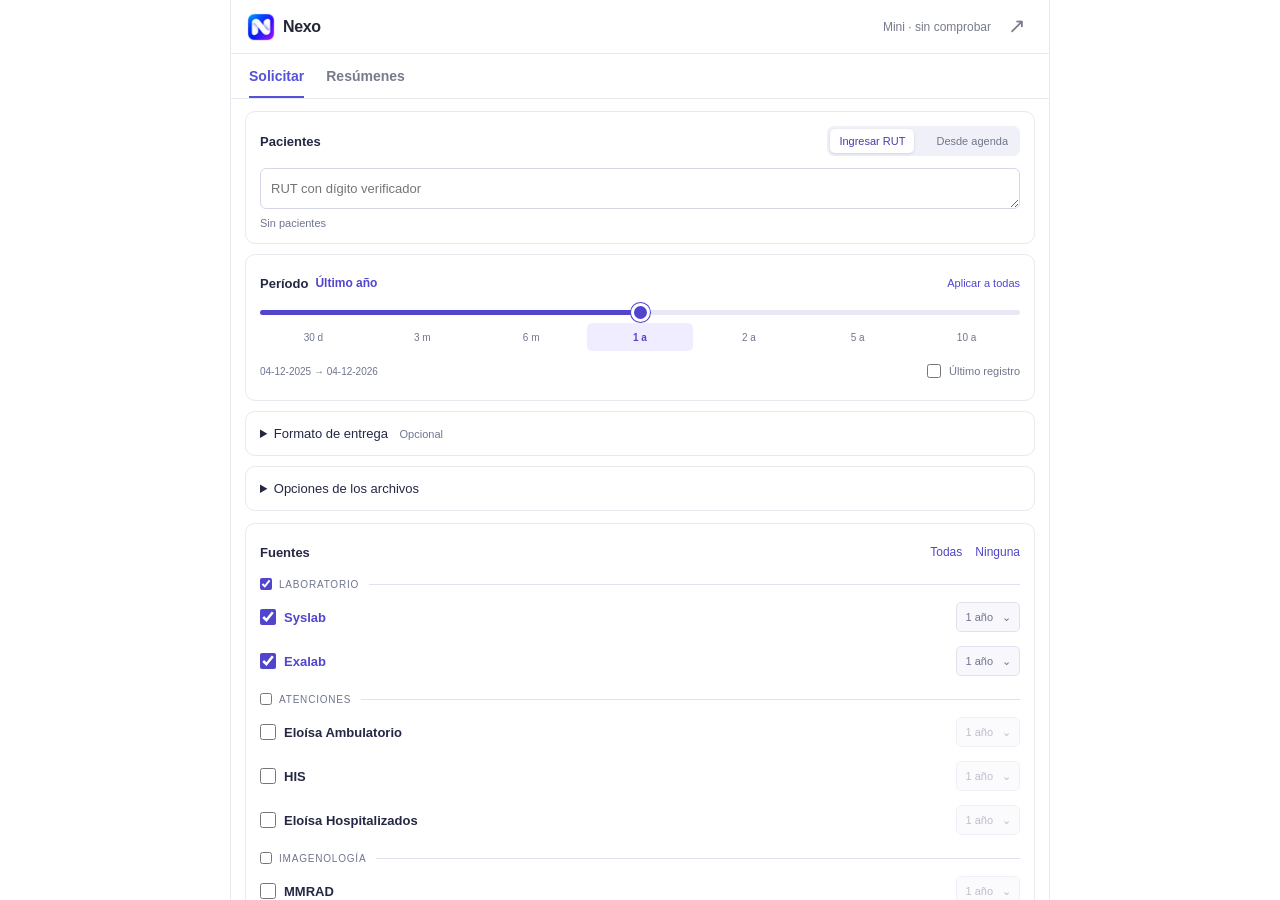
<file: laboratorios-descargas/chrome-bridge/panel/index.html>
<!doctype html><html lang="es"><head><meta charset="utf-8"><meta name="viewport" content="width=device-width,initial-scale=1"><title>Nexo · Panel clínico</title><link rel="stylesheet" href="panel.css"><script src="../request/clinical_catalog.js" defer></script><script src="../request/drive_status.js" defer></script><script src="library_core.js" defer></script><script src="library_drive.js" defer></script><script src="connectivity.js" defer></script><script src="panel.js" defer></script></head>
<body><header><div class="brand"><img src="../icons/nexo-32.png" width="28" height="28" alt=""><strong>Nexo</strong></div><div class="header-actions"><details id="connection-details"><summary aria-label="Estado de conexión"><span id="worker-status" class="status" role="status">Mini · sin comprobar</span></summary><div id="connection-info"><strong>Conexión</strong><p><span id="mini-connection"></span><small id="mini-checked"></small></p><p>Drive · <span id="drive-connection"></span><small id="drive-checked"></small></p><small>Sincronización remota sin comprobar</small><button id="connection-reconnect" class="link" hidden>Reconectar Drive</button><button id="copy-diagnostic" class="link">Copiar diagnóstico</button><span id="diagnostic-status" class="status" role="status"></span><textarea id="diagnostic-text" readonly hidden aria-label="Diagnóstico de conexión"></textarea></div></details><button id="open-full" class="icon" aria-label="Abrir Nexo en una pestaña" title="Abrir en pestaña">↗</button></div></header>
<nav role="tablist" aria-label="Espacios de Nexo"><button id="tab-request" role="tab" aria-selected="true" aria-controls="view-request">Solicitar</button><button id="tab-library" role="tab" aria-selected="false" aria-controls="view-library" tabindex="-1">Resúmenes</button></nav>
<main><section id="view-request" role="tabpanel" aria-labelledby="tab-request"><iframe id="request-frame" title="Nueva solicitud clínica" src="../request/index.html?embedded=1" allow="clipboard-write"></iframe></section>
<section id="view-library" role="tabpanel" aria-labelledby="tab-library" hidden>
<div id="library-list-view"><button id="use-current-patient" class="link" hidden>Usar ficha abierta</button><div class="search-row"><label class="sr-only" for="patient-search">Buscar paciente por nombre o RUT</label><input id="patient-search" type="search" placeholder="Nombre o RUT" autocomplete="off"><button id="refresh-library" class="icon" aria-label="Actualizar resúmenes" title="Actualizar">↻</button></div><p id="library-origin" class="status"></p><p id="library-status" class="status" role="status"></p><button id="retry-library" class="link" hidden>Reintentar conexión</button><ul id="patient-list" aria-label="Pacientes"></ul><button id="connect-drive" class="link">Conectar carpeta de Drive</button></div>
<article id="summary-view" hidden><div class="patient-heading"><div><h1 id="patient-name"></h1><p id="patient-rut"></p></div><button id="change-patient" class="link">Cambiar</button></div><button id="open-patient-folder" class="link" hidden>Abrir expediente</button><label id="version-control" hidden><span class="sr-only">Versión del resumen</span><select id="summary-version" aria-label="Versión del resumen"></select></label><p id="summary-date" class="status"></p><p id="summary-status" class="status" role="status"></p><div id="summary-notice" class="summary-notice" hidden><span id="summary-notice-text" role="status"></span><button id="apply-update" class="link" hidden>Actualizar resumen</button><button id="summary-reconnect" class="link" hidden>Reconectar Drive</button></div><label class="sr-only" for="summary-text">Resumen del paciente seleccionado</label><textarea id="summary-text" readonly spellcheck="false" placeholder="Elige un resumen"></textarea><div class="copy-row"><button id="copy-summary" class="primary" disabled>Copiar resumen</button><span id="copy-status" class="status" role="status"></span></div></article>
<section id="drive-setup" hidden><div class="patient-heading"><h1>Resúmenes de Drive</h1><button id="cancel-drive" class="link">Volver</button></div><p>Conecta «Archivos Mac mini → Pacientes» de Google Drive para escritorio. Los textos se leen desde su copia sincronizada.</p><button id="reconnect-drive" class="primary" hidden>Reconectar carpeta</button><button id="choose-drive" class="link">Seleccionar carpeta</button><button id="forget-drive" class="link">Desconectar carpeta</button><p id="setup-status" class="status" role="status"></p></section>
</section></main></body></html>
</file>
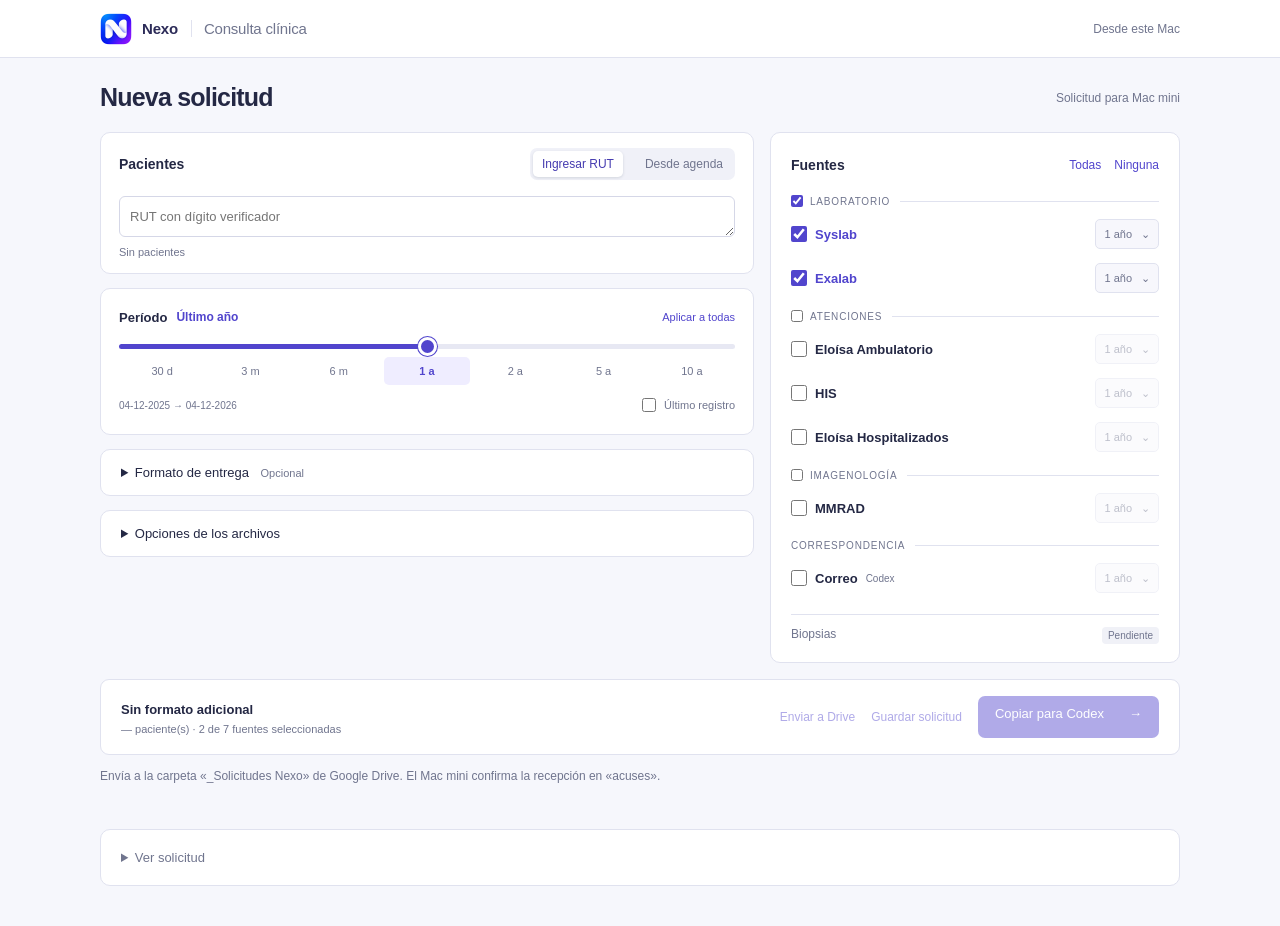
<file: laboratorios-descargas/chrome-bridge/request/index.html>
<!doctype html><html lang="es"><head><meta charset="utf-8"><meta name="viewport" content="width=device-width,initial-scale=1"><title>Nexo · Consulta clínica</title><link rel="icon" type="image/png" href="nexo.png"><link rel="stylesheet" href="local_app.css"><script src="clinical_catalog.js" defer></script><script src="drive_status.js" defer></script><script src="request_form.js" defer></script><script src="request_packet.js" defer></script><script src="portable_app.js" defer></script><script src="agenda_core.js" defer></script><script src="agenda_ui.js" defer></script></head><body>
<header class="topbar"><a href="#" class="brand"><img src="nexo.png" width="32" height="32" alt=""> Nexo <b>Consulta clínica</b></a><span class="local-badge">Desde este Mac</span></header><main>
<div class="page-header"><h1>Nueva solicitud</h1><span class="local-badge">Solicitud para Mac mini</span></div>
<form id="request-form" autocomplete="off" novalidate><div class="form-content">
<section class="panel patient-panel"><div class="section-heading"><h2>Pacientes</h2><div class="patient-modes" aria-label="Origen de pacientes"><button type="button" data-patient-mode="manual" aria-pressed="true">Ingresar RUT</button><button type="button" data-patient-mode="agenda" aria-pressed="false">Desde agenda</button></div></div>
<div id="manual-patients"><label for="ruts" class="sr-only">Paciente</label><textarea id="ruts" name="ruts" rows="1" placeholder="RUT con dígito verificador" required spellcheck="false" aria-describedby="rut-status"></textarea></div>
<div id="agenda-panel" hidden><div class="agenda-controls"><label>Fecha de agenda<input id="agenda-date" type="date"></label><button id="agenda-load" type="button" class="text-button">Cargar agenda</button></div><small id="agenda-identity">Mi agenda · sesión de Eloísa de este equipo</small><p id="agenda-help" class="field-status">Abre este formulario desde la extensión de Chrome o actualiza el puente a versión 3.</p><p id="agenda-status" class="field-status" role="status" aria-live="polite"></p><div id="agenda-results" hidden><label class="agenda-select-all"><input id="agenda-all" type="checkbox">Seleccionar todos</label><div id="agenda-rows" class="agenda-rows"></div><button id="agenda-apply" type="button" class="text-button" disabled>Agregar seleccionados</button></div></div>
<span id="rut-status" class="field-status" role="status">Sin pacientes</span></section>
<section class="panel period-panel"><div class="section-heading"><h2>Período</h2><output id="period-label" for="period-range">Último año</output><button id="apply-period-all" class="text-button" type="button">Aplicar a todas</button></div><label class="sr-only" for="period-range">Período general</label><input type="range" id="period-range" min="0" max="6" step="1" value="3" aria-describedby="date-window"><div class="period-stops"><button type="button" data-period="0">30 d</button><button type="button" data-period="1">3 m</button><button type="button" data-period="2">6 m</button><button type="button" data-period="3">1 a</button><button type="button" data-period="4">2 a</button><button type="button" data-period="5">5 a</button><button type="button" data-period="6">10 a</button></div><div class="period-footer"><span id="date-window"></span><label class="latest-choice"><input type="checkbox" id="latest-only">Último registro</label></div><input type="hidden" name="period" value="1y"></section>
<details class="panel optional-delivery"><summary>Formato de entrega <span id="delivery-summary">Opcional</span></summary><label for="delivery-model" class="sr-only">Formato de entrega</label><select id="delivery-model" name="deliveryModel"><option value="documents">Sin formato adicional</option><option value="epicrisis">Epicrisis</option><option value="telemedicina-reumatologia">Telemedicina · Reumatología</option><option value="telemedicina-gastroenterologia">Telemedicina · Gastroenterología</option><option value="evolucion-ambulatoria">Evolución · Eloísa ambulatoria</option><option value="evolucion-hospitalizados">Evolución · Hospitalizados</option><option value="custom">Libre</option></select><label id="custom-delivery" hidden><span class="sr-only">Describe la entrega</span><textarea name="deliveryInstructions" rows="3" maxlength="2000" placeholder="¿Qué necesitas recibir?"></textarea></label><p id="template-state" class="field-status" hidden>Plantilla pendiente</p></details>
<details class="panel file-options"><summary>Opciones de los archivos</summary><div class="checks"><label><input type="checkbox" name="merge">Agrupar PDF por paciente y fuente</label><label><input type="checkbox" name="patientMerge">Añadir PDF único por paciente</label></div></details>
</div>
<aside class="sources-panel panel" aria-labelledby="sources-title"><div class="section-heading"><h2 id="sources-title">Fuentes</h2><div><button type="button" id="select-all" class="text-button">Todas</button><button type="button" id="select-none" class="text-button">Ninguna</button></div></div><fieldset class="source-group"><legend><label><input type="checkbox" data-group="syslab,exalab" checked>Laboratorio</label></legend><div class="source-card" data-source-card="syslab">
<div class="source-line"><label class="source-name"><input type="checkbox" name="source" value="syslab" checked><strong>Syslab</strong></label><button class="source-period-button" type="button" data-period-toggle="syslab" aria-expanded="false" aria-controls="source-period-syslab"><span data-period-label="syslab">1 año</span><span aria-hidden="true">⌄</span></button></div>
<div class="source-period" id="source-period-syslab" hidden><input type="range" min="0" max="7" step="1" value="3" data-source-period="syslab" aria-label="Período Syslab"><button type="button" class="text-button" data-reset-period="syslab" hidden>Restablecer</button></div>
</div><div class="source-card" data-source-card="exalab">
<div class="source-line"><label class="source-name"><input type="checkbox" name="source" value="exalab" checked><strong>Exalab</strong></label><button class="source-period-button" type="button" data-period-toggle="exalab" aria-expanded="false" aria-controls="source-period-exalab"><span data-period-label="exalab">1 año</span><span aria-hidden="true">⌄</span></button></div>
<div class="source-period" id="source-period-exalab" hidden><input type="range" min="0" max="7" step="1" value="3" data-source-period="exalab" aria-label="Período Exalab"><button type="button" class="text-button" data-reset-period="exalab" hidden>Restablecer</button></div>
</div></fieldset><fieldset class="source-group"><legend><label><input type="checkbox" data-group="eloisa,his,rayen" >Atenciones</label></legend><div class="source-card" data-source-card="eloisa">
<div class="source-line"><label class="source-name"><input type="checkbox" name="source" value="eloisa" ><strong>Eloísa Ambulatorio</strong></label><button class="source-period-button" type="button" data-period-toggle="eloisa" aria-expanded="false" aria-controls="source-period-eloisa"><span data-period-label="eloisa">1 año</span><span aria-hidden="true">⌄</span></button></div>
<div class="source-period" id="source-period-eloisa" hidden><input type="range" min="0" max="7" step="1" value="3" data-source-period="eloisa" aria-label="Período Eloísa"><button type="button" class="text-button" data-reset-period="eloisa" hidden>Restablecer</button></div>
</div><details id="eloisa-options" class="content-options" hidden><summary>Contenido <span id="eloisa-content-summary"></span></summary><fieldset><legend class="sr-only">Contenido Eloísa Ambulatorio</legend><label><input type="checkbox" name="eloisaContent" value="medical" checked>Evoluciones médicas</label><label><input type="checkbox" name="eloisaContent" value="other">Otros profesionales</label><label><input type="checkbox" name="eloisaContent" value="prescriptions" checked>Recetas</label><label><input type="checkbox" name="eloisaContent" value="referrals" checked>Interconsultas</label><label><input type="checkbox" name="eloisaContent" value="attachments" checked>Documentos adjuntos</label></fieldset></details><p id="eloisa-content-error" class="field-error" hidden>Selecciona al menos un contenido.</p><input type="hidden" name="eloisaScope" value="medicos"><div class="source-card" data-source-card="his">
<div class="source-line"><label class="source-name"><input type="checkbox" name="source" value="his" ><strong>HIS</strong></label><button class="source-period-button" type="button" data-period-toggle="his" aria-expanded="false" aria-controls="source-period-his"><span data-period-label="his">1 año</span><span aria-hidden="true">⌄</span></button></div>
<div class="source-period" id="source-period-his" hidden><input type="range" min="0" max="7" step="1" value="3" data-source-period="his" aria-label="Período HIS"><button type="button" class="text-button" data-reset-period="his" hidden>Restablecer</button></div>
</div><div class="source-card" data-source-card="rayen">
<div class="source-line"><label class="source-name"><input type="checkbox" name="source" value="rayen" ><strong>Eloísa Hospitalizados</strong></label><button class="source-period-button" type="button" data-period-toggle="rayen" aria-expanded="false" aria-controls="source-period-rayen"><span data-period-label="rayen">1 año</span><span aria-hidden="true">⌄</span></button></div>
<div class="source-period" id="source-period-rayen" hidden><input type="range" min="0" max="7" step="1" value="3" data-source-period="rayen" aria-label="Período Eloísa Hospitalizados"><button type="button" class="text-button" data-reset-period="rayen" hidden>Restablecer</button></div>
</div><details id="rayen-options" class="content-options" hidden><summary>Contenido <span id="rayen-content-summary"></span></summary><fieldset><legend class="sr-only">Contenido Eloísa Hospitalizados</legend><label><input type="checkbox" name="rayenContent" value="epicrisis" checked>Epicrisis médica</label><label><input type="checkbox" name="rayenContent" value="record">Ficha clínica completa</label></fieldset></details><p id="rayen-content-error" class="field-error" hidden>Selecciona al menos un contenido.</p></fieldset><fieldset class="source-group"><legend><label><input type="checkbox" data-group="mmrad" >Imagenología</label></legend><div class="source-card" data-source-card="mmrad">
<div class="source-line"><label class="source-name"><input type="checkbox" name="source" value="mmrad" ><strong>MMRAD</strong></label><button class="source-period-button" type="button" data-period-toggle="mmrad" aria-expanded="false" aria-controls="source-period-mmrad"><span data-period-label="mmrad">1 año</span><span aria-hidden="true">⌄</span></button></div>
<div class="source-period" id="source-period-mmrad" hidden><input type="range" min="0" max="7" step="1" value="3" data-source-period="mmrad" aria-label="Período MMRAD"><button type="button" class="text-button" data-reset-period="mmrad" hidden>Restablecer</button></div>
</div></fieldset><fieldset id="mmrad-options" disabled hidden><legend class="sr-only">MMRAD: qué descargar</legend><label><input type="checkbox" name="mmradReports" checked>Informes TAC</label><label><input type="checkbox" name="mmradRadiographs" checked>Radiografías</label><small>Ecocardiograma: informe en adjuntos de Eloísa.</small></fieldset><p id="mmrad-error" class="field-error" hidden>Selecciona un tipo de descarga MMRAD.</p><fieldset class="source-group"><legend>Correspondencia</legend><div class="source-card" data-source-card="email"><div class="source-line"><label class="source-name"><input type="checkbox" name="source" value="email"><strong>Correo</strong><span class="mode-tag">Codex</span></label><button class="source-period-button" type="button" data-period-toggle="email" aria-expanded="false" aria-controls="source-period-email"><span data-period-label="email">1 año</span><span aria-hidden="true">⌄</span></button></div><div class="source-period" id="source-period-email" hidden><input type="range" min="0" max="7" step="1" value="3" data-source-period="email" aria-label="Período Correo"><button type="button" class="text-button" data-reset-period="email" hidden>Restablecer</button></div><small id="email-account" hidden>daniel.opazo@hospitalhangaroa.cl</small></div></fieldset><div class="upcoming-source"><span>Biopsias</span><span>Pendiente</span></div></aside>
<div class="request-summary"><div><strong id="summary-delivery">Sin formato adicional</strong><p><span id="summary-patients">—</span> paciente(s) · <span id="source-count">2 de 7 fuentes seleccionadas</span></p><div id="summary-periods"></div></div><p id="form-error" class="field-error" role="alert" hidden></p><button id="new-request" type="button" class="text-button" hidden>Nuevo pedido</button><div class="portable-actions"><button type="button" class="text-button" id="send-drive" disabled>Enviar a Drive</button><button type="button" class="text-button" id="save-request" disabled>Guardar solicitud</button><button id="run" type="submit" disabled>Copiar para Codex <span aria-hidden="true">→</span></button></div></div>
<div hidden><span id="summary-period"></span><div id="summary-sources"></div><span id="summary-images"></span><span id="bridge-status"></span><span id="extension-path"></span></div>
</form>
<p class="portable-note">Envía a la carpeta «_Solicitudes Nexo» de Google Drive. El Mac mini confirma la recepción en «acuses».</p>
<p id="copy-status" role="status" aria-live="polite"></p>
<details id="request-preview" class="panel portable-output"><summary>Ver solicitud</summary><textarea id="request-text" rows="8" readonly aria-label="Solicitud para Codex"></textarea></details>
</main></body></html>
</file>
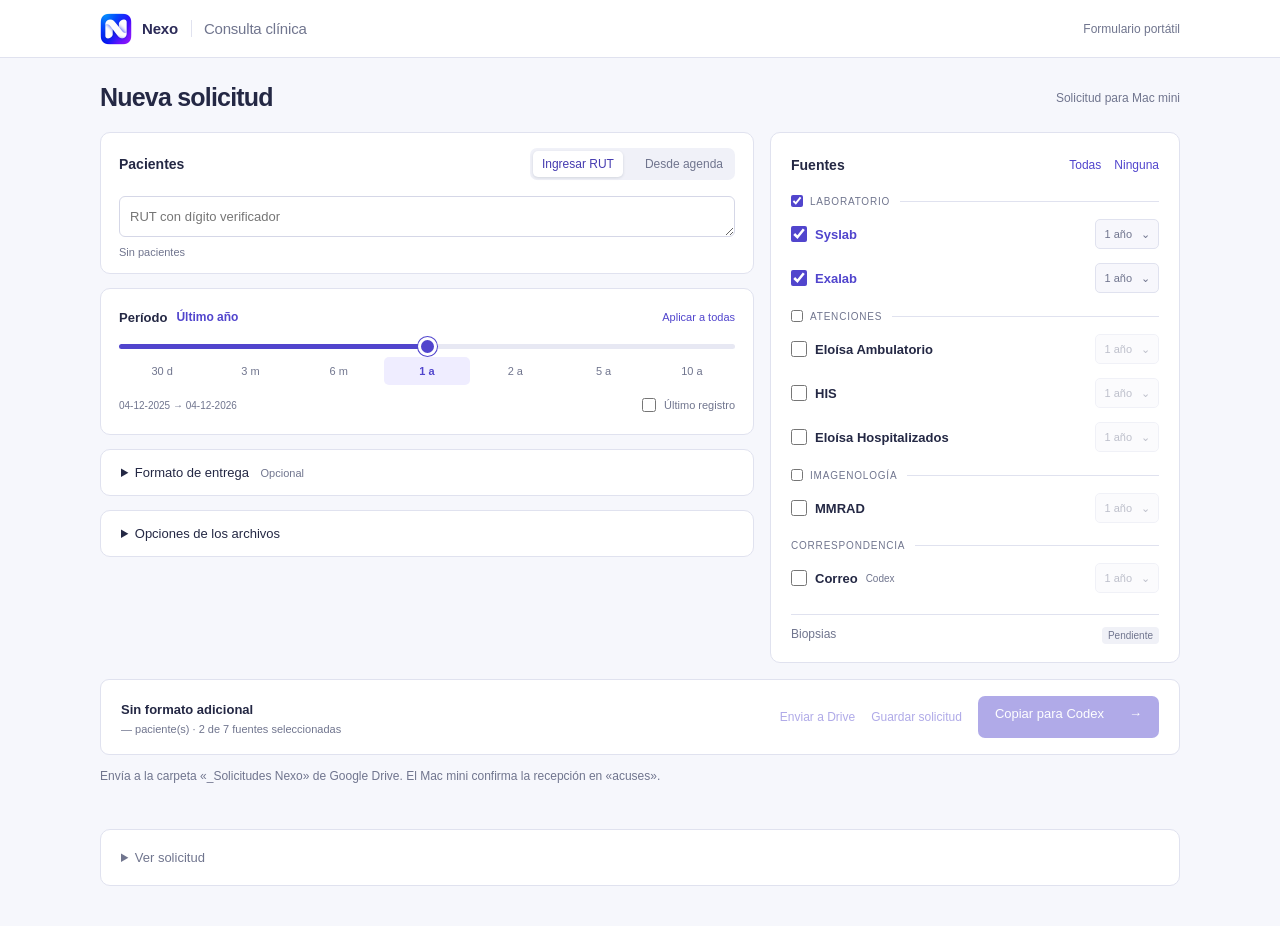
<file: laboratorios-descargas/assets/solicitud-portatil.html>
<!doctype html><html lang="es"><head><meta charset="utf-8"><meta name="viewport" content="width=device-width,initial-scale=1"><title>Nexo · Consulta clínica</title><link rel="icon" type="image/png" href="[data-uri]"><meta http-equiv="Content-Security-Policy" content="img-src data:; default-src 'none'; script-src 'unsafe-inline'; style-src 'unsafe-inline'; connect-src 'none'; form-action 'none'; base-uri 'none'"><style>:root{font-family:-apple-system,BlinkMacSystemFont,"Segoe UI",sans-serif;color:#242844;background:#f6f7fc;--accent:#5145cd;--line:#e0e2ef;--muted:#70758e;--danger:#a73232}*{box-sizing:border-box}[hidden]{display:none!important}body{margin:0}a{color:var(--accent);text-decoration:none}button,input,select,textarea{font:inherit}button,a,input,select,textarea,summary{-webkit-tap-highlight-color:transparent}button,summary{cursor:pointer}button:disabled{opacity:.45;cursor:default}:focus-visible{outline:3px solid #a7a0f4;outline-offset:3px}.sr-only{position:absolute;width:1px;height:1px;margin:-1px;padding:0;clip:rect(0,0,0,0);overflow:hidden;white-space:nowrap;border:0}.topbar{height:58px;border-bottom:1px solid var(--line);background:#fff;display:flex;align-items:center;justify-content:space-between;padding:0 max(22px,calc((100% - 1080px)/2));font-size:13px}.brand{display:flex;align-items:center;gap:10px;font-weight:700}.brand>img{display:block;width:32px;height:32px;flex-shrink:0}.brand{color:#2c2b58;font-size:15px;letter-spacing:-.2px}.brand>b{border-left:1px solid var(--line);margin-left:3px;padding-left:12px;font-weight:450;color:var(--muted)}main{max-width:1080px;margin:auto;padding:25px 0 40px}.page-header{display:flex;align-items:center;justify-content:space-between;margin-bottom:20px}h1{font-size:25px;letter-spacing:-.8px;margin:0;font-weight:650}h2,.section-title{font-size:14px;font-weight:650;margin:0;display:block}.local-badge{font-size:12px;color:var(--muted)}#request-form{display:grid;grid-template-columns:minmax(0,1fr) 410px;gap:16px;align-items:start}.form-content{display:grid;gap:14px}.panel{background:white;border:1px solid var(--line);border-radius:10px;padding:20px}.section-heading{display:flex;justify-content:space-between;align-items:center;gap:12px;margin-bottom:16px}.section-heading>div{display:flex;gap:13px}.text-button{background:none;border:0;color:var(--accent);padding:3px 0;font-size:12px;min-height:28px}.section-title{margin-bottom:13px}textarea,select,input:not([type=checkbox]):not([type=range]){width:100%;border:1px solid #d5d7e7;background:#fff;border-radius:6px;padding:10px;color:inherit;font-size:13px}textarea{resize:vertical;min-height:65px}select{min-height:40px}input[type=checkbox]{accent-color:var(--accent);width:16px;height:16px;margin:0;flex-shrink:0;cursor:pointer}.field-status{display:block;color:var(--muted);font-size:11px;margin-top:8px}.period-readout{display:flex;justify-content:space-between;gap:10px;font-size:13px}.period-readout output{font-weight:600}.period-readout span{font-size:11px;color:var(--muted)}input[type=range]{--range-fill:50%;appearance:none;display:block;width:100%;height:5px;margin:25px 0 16px;border-radius:8px;background:linear-gradient(to right,var(--accent) var(--range-fill),#e7e8f3 var(--range-fill));cursor:ew-resize}input[type=range]::-webkit-slider-thumb{appearance:none;width:19px;height:19px;border:3px solid #fff;border-radius:50%;background:var(--accent);box-shadow:0 0 0 1px var(--accent)}input[type=range]::-moz-range-thumb{width:13px;height:13px;border:3px solid #fff;border-radius:50%;background:var(--accent)}input[type=range]:disabled{opacity:.35;cursor:default}.period-stops{display:flex;justify-content:space-between;margin-bottom:15px;gap:5px}.period-stops button{font-size:11px;background:none;border:0;border-radius:5px;color:var(--muted);padding:6px 9px;min-height:30px}.period-stops button[aria-pressed=true]{background:#efedff;color:var(--accent);font-weight:650}.latest-choice,.checks label{display:flex;align-items:center;gap:8px;font-size:12px}.latest-choice{padding-top:12px;border-top:1px solid var(--line)}.sources-panel{padding:18px 20px}.source-group{border:0;border-top:1px solid var(--line);padding:5px 0 9px;margin:0;min-width:0}.source-group>legend{font-size:10px;text-transform:uppercase;letter-spacing:.8px;color:var(--muted);padding:0 10px 0 0}.source-group>legend label{display:flex;align-items:center;gap:7px}.source-group>legend input{width:12px;height:12px}.source-card{padding:8px 0 3px}.source-line{display:flex;align-items:center;justify-content:space-between;gap:12px}.source-name{display:flex;align-items:center;gap:8px;font-size:13px}.source-name strong{font-weight:600}.inherit{display:flex;align-items:center;gap:5px;color:var(--muted);font-size:10px}.inherit input{width:12px;height:12px}.source-period{display:flex;align-items:center;gap:15px;padding-left:24px;margin-top:4px}.source-period input{margin:9px 0 8px;height:3px;min-width:0}.source-period output{white-space:nowrap;min-width:56px;text-align:right;font-size:11px;color:var(--muted)}.source-period input::-webkit-slider-thumb{width:14px;height:14px;border-width:2px}.source-card:has(.source-name input:not(:checked)) .source-period{opacity:.55}.source-card:has(.source-name input:checked) strong{color:var(--accent)}.nested-option{display:block;margin:4px 0 5px 24px}.nested-option select{min-height:28px;padding:4px 8px;font-size:11px}#mmrad-options{border:0;padding:4px 0 0 24px;margin:0;display:flex;flex-wrap:wrap;gap:10px 14px}#mmrad-options label{display:flex;align-items:center;gap:6px;font-size:11px}#mmrad-options input{width:13px;height:13px}#mmrad-options small{display:block;width:100%;font-size:10px;color:var(--muted)}.file-options{margin-top:16px;padding-top:12px;border-top:1px solid var(--line)}summary{font-size:12px;color:var(--muted)}.checks{display:grid;gap:12px;margin-top:16px}.settings-panel{padding:14px 20px}.settings-panel details{margin:0}.grid{display:grid;grid-template-columns:1fr 1fr;gap:10px;margin:15px 0}.grid label{font-size:11px}.grid input{margin-top:5px}#credential-panel>label{display:flex;gap:8px;align-items:center;font-size:11px}#credential-panel button{margin-top:15px}.request-summary{grid-column:1/-1;border:1px solid var(--line);border-radius:9px;background:#fff;display:flex;justify-content:space-between;gap:16px;align-items:center;padding:16px 20px}.request-summary strong{font-size:13px;font-weight:600}.request-summary p{margin:5px 0 0;font-size:11px;color:var(--muted)}#summary-periods{font-size:11px;color:var(--muted);margin-top:5px;line-height:1.6}#summary-periods:empty{display:none}#run{border:0;border-radius:7px;background:var(--accent);color:white;min-height:42px;padding:10px 17px;display:flex;justify-content:space-between;gap:25px;white-space:nowrap;font-size:13px}.field-error,#error{color:var(--danger)!important;font-size:12px}.activity-area{margin-top:28px}.activity-area h2{font-size:14px}.activity-area section{margin:20px 0}.activity-area button,#credential-panel button{font-size:12px;border:1px solid #d5d7e7;border-radius:6px;padding:9px 12px;color:var(--accent);background:#f3f2fc}.activity-area button{margin:3px 3px 3px 0}#history{padding:0;list-style:none;font-size:12px;color:var(--muted)}#history button{display:block;width:100%;text-align:left;background:white;margin-bottom:7px;line-height:1.6}#result{background:white;border:1px solid var(--line);border-radius:10px;padding:20px}#state{margin-bottom:12px}#source-states,#files{font-size:12px;line-height:1.8;padding-left:20px}#files li{overflow-wrap:anywhere}#archive-state,#delivery-state{font-size:12px;color:var(--muted)}#delivery-result{border-top:1px solid var(--line);padding-top:8px;margin-top:14px}#delivery-prompt{display:block;margin-top:10px;font-size:11px}pre{white-space:pre-wrap;overflow-wrap:anywhere;max-height:260px;overflow:auto;font-size:11px}.hint{font-size:11px;color:var(--muted)}#detail-panel{margin-top:12px}
@media(max-width:1140px){main{padding:22px 22px 36px}#request-form{grid-template-columns:minmax(0,1fr) 370px}.period-readout{flex-wrap:wrap}}@media(max-width:760px){main{padding:20px 14px 30px}.topbar{padding:0 16px}.brand>b{font-size:12px}h1{font-size:22px}#request-form{grid-template-columns:1fr;gap:12px}.panel{padding:17px}.request-summary{flex-wrap:wrap;padding:16px}#run{width:100%;justify-content:space-between}.grid{grid-template-columns:1fr}.source-period input{height:5px;margin:13px 0}.source-period input::-webkit-slider-thumb{width:18px;height:18px}.source-card{padding-top:10px}.source-group>legend{font-size:11px}.source-name{font-size:14px}.inherit{font-size:12px}.inherit input{width:15px;height:15px}.local-badge{font-size:11px}.source-period output{font-size:12px}.text-button{min-height:32px}}

.source-period-button{display:flex;align-items:center;gap:9px;background:#f7f7fc;border:1px solid var(--line);border-radius:5px;padding:5px 8px;font-size:11px;color:var(--muted);white-space:nowrap;min-height:30px}.source-period-button.is-custom{color:var(--accent);border-color:#a9a0e9;background:#f0edff}.source-period-button[aria-expanded=true]>span:last-child{transform:rotate(180deg)}.source-period .text-button{white-space:nowrap;font-size:10px}.source-card{padding:7px 0}.source-group{padding-bottom:10px}.optional-delivery,.file-options{padding:15px 20px;margin:0}.optional-delivery>summary,.file-options>summary{font-size:13px;color:#242844}.optional-delivery>summary span{font-size:11px;color:var(--muted);margin-left:8px}.optional-delivery select{margin-top:15px}.source-period{gap:12px;padding-top:3px;padding-bottom:4px}@media(max-width:760px){.source-period-button{min-height:36px;font-size:12px}.source-period .text-button{font-size:11px;min-height:36px}}

/* Compact request controls, shared by the Mini and the portable Air form. */
.patient-panel{padding:15px 18px}.patient-panel .section-title{margin-bottom:8px}#ruts{min-height:39px;max-height:160px;line-height:19px;resize:vertical}.patient-panel .field-status{margin-top:5px}.period-panel{padding:14px 18px}.period-panel .section-heading{margin:0 0 7px;gap:9px}.period-panel h2{font-size:13px}.period-panel output{font-size:12px;font-weight:600;color:var(--accent);margin-right:auto}.period-panel .text-button{font-size:11px}.period-panel input[type=range]{margin:13px 0 8px}.period-stops{margin:0 0 5px;display:grid;grid-template-columns:repeat(7,minmax(0,1fr));gap:2px}.period-stops button{padding:5px 0;font-size:11px;min-height:28px;white-space:nowrap}.period-footer{display:flex;align-items:center;justify-content:space-between;gap:10px;flex-wrap:wrap;font-size:10px;color:var(--muted)}.period-footer .latest-choice{border:0;padding:0;font-size:11px;min-height:30px}.period-footer input{width:14px;height:14px}.settings-panel{padding:13px 18px}.settings-panel summary{font-size:12px}#history-panel>summary{font-size:13px}#history-panel{margin-bottom:20px}.portable-note{font-size:12px;color:var(--muted);margin:14px 0 0}.portable-actions{display:flex;align-items:center;gap:16px}.portable-output{margin-top:16px}.portable-output textarea{font-size:12px;line-height:1.5;min-height:200px}.portable-output>summary{font-size:13px}.portable-output textarea{margin-top:12px}#copy-status{min-height:18px;font-size:12px;color:var(--accent)}@media(max-width:760px){.period-panel{padding:14px}.period-panel .section-heading{gap:7px}.period-panel output{font-size:11px}.portable-actions{width:100%;flex-wrap:wrap}.portable-actions #run{width:auto;flex:1}.period-footer{gap:4px}}

/* Contenido opcional: oculto al iniciar, sin aumentar la densidad inicial. */
.content-options{margin:0 0 8px 29px;font-size:12px}.content-options summary{cursor:pointer;color:var(--muted,#65756c);padding:4px 0}.content-options summary span{font-size:11px;margin-left:6px;color:#89928d}.content-options fieldset{display:grid;gap:9px;border:0;padding:10px 0 5px;margin:0}.content-options label{display:flex;align-items:center;gap:8px;font-size:12px}.content-options small{font-size:11px;color:#65756c}.content-options input{margin:0}.optional-delivery textarea{margin-top:10px;resize:vertical;min-height:80px}#custom-delivery{display:block}.source-name strong{font-size:13px}.sources-panel .field-error{font-size:12px;margin:4px 0 8px 29px}#pending-reports{font-size:13px;padding-left:20px}

#email-account{display:block;overflow-wrap:anywhere;margin-top:5px;color:var(--muted)}
#email-account[hidden]{display:none}#receipt-panel{margin:18px 0}#receipts pre{white-space:pre-wrap;overflow-wrap:anywhere;font:12px/1.7 ui-monospace,monospace;padding:12px;background:#f0f1f8;border-radius:8px}#receipts a{font-size:12px}#mail-step{margin:12px 0}#mail-prompt{width:100%;margin-top:8px}

.mode-tag{font-size:10px;color:var(--muted);font-weight:400}.upcoming-source{border-top:1px solid var(--line);display:flex;justify-content:space-between;padding-top:12px;margin-top:4px;font-size:12px;color:var(--muted)}.upcoming-source span:last-child{font-size:10px;background:#f0f1f7;border-radius:4px;padding:3px 6px}#result-count{font-size:12px;color:var(--muted);margin:0 0 12px}.receipt-actions{display:flex;align-items:center;gap:10px;margin-top:8px;flex-wrap:wrap}#receipt-copy-status{font-size:11px;color:var(--accent)}

/* Selector de pacientes: mismo tamaño basal; resultados sólo al abrir la agenda. */
.patient-modes{display:flex;gap:4px;margin-left:auto;background:#f0f1f8;border-radius:7px;padding:3px}
.patient-modes button{border:0;background:transparent;color:var(--muted,#70758e);font:inherit;font-size:12px;padding:6px 9px;border-radius:5px;cursor:pointer}
.patient-modes button[aria-pressed="true"]{background:white;color:#453bb0;box-shadow:0 1px 3px #1232}
.agenda-controls{display:flex;align-items:end;gap:12px;margin:14px 0 8px}
.agenda-controls label{font-size:12px;flex:1}.agenda-controls input{display:block;width:100%;margin-top:5px;padding:8px;border:1px solid #e0e2ef;border-radius:6px;font:inherit}
.agenda-rows{max-height:300px;overflow-y:auto;margin:8px 0;border-top:1px solid #e5e6f0}
.agenda-row{display:grid;grid-template-columns:18px minmax(0,1fr) auto;gap:9px;align-items:center;border-bottom:1px solid #e5e6f0;padding:10px 2px;font-size:12px}
.agenda-row strong,.agenda-row small{display:block;overflow-wrap:anywhere}.agenda-row small,#agenda-identity{color:#70758e;font-size:11px}.agenda-time{font-size:11px;max-width:80px}.agenda-select-all{font-size:12px}
@media(max-width:580px){.patient-panel .section-heading{flex-wrap:wrap}.patient-modes{margin-left:0}.agenda-time{max-width:55px}}

/* La solicitud comparte controles; la vista lateral reduce sólo el espacio. */
body.nexo-embedded{background:#fff;font-size:13px}.nexo-embedded .topbar,.nexo-embedded .page-header,.nexo-embedded .portable-note{display:none}.nexo-embedded main{padding:12px 14px 24px}.nexo-embedded #request-form{display:flex;flex-direction:column;gap:12px}.nexo-embedded .form-content,.nexo-embedded .sources-panel,.nexo-embedded .request-summary{width:100%}.nexo-embedded .form-content{gap:10px}.nexo-embedded .panel{padding:14px;border-color:#e9e9f0}.nexo-embedded .section-heading{gap:7px;margin-bottom:12px;flex-wrap:wrap}.nexo-embedded .section-heading h2{font-size:13px}.nexo-embedded .patient-modes button{font-size:11px}.nexo-embedded .period-stops button{padding:5px 4px;font-size:10px}.nexo-embedded .request-summary{padding:12px 0;border:0;background:#fff;flex-wrap:wrap;gap:10px}.nexo-embedded .portable-actions{display:flex;flex-wrap:wrap;gap:8px;justify-content:flex-end}.nexo-embedded .portable-actions button{font-size:11px}.nexo-embedded .request-summary p{font-size:11px}
</style></head><body>
<header class="topbar"><a href="#" class="brand"><img src="[data-uri]" width="32" height="32" alt=""> Nexo <b>Consulta clínica</b></a><span class="local-badge">Formulario portátil</span></header><main>
<div class="page-header"><h1>Nueva solicitud</h1><span class="local-badge">Solicitud para Mac mini</span></div>
<form id="request-form" autocomplete="off" novalidate><div class="form-content">
<section class="panel patient-panel"><div class="section-heading"><h2>Pacientes</h2><div class="patient-modes" aria-label="Origen de pacientes"><button type="button" data-patient-mode="manual" aria-pressed="true">Ingresar RUT</button><button type="button" data-patient-mode="agenda" aria-pressed="false">Desde agenda</button></div></div>
<div id="manual-patients"><label for="ruts" class="sr-only">Paciente</label><textarea id="ruts" name="ruts" rows="1" placeholder="RUT con dígito verificador" required spellcheck="false" aria-describedby="rut-status"></textarea></div>
<div id="agenda-panel" hidden><div class="agenda-controls"><label>Fecha de agenda<input id="agenda-date" type="date"></label><button id="agenda-load" type="button" class="text-button">Cargar agenda</button></div><small id="agenda-identity">Mi agenda · sesión de Eloísa de este equipo</small><p id="agenda-help" class="field-status">Abre este formulario desde la extensión de Chrome o actualiza el puente a versión 3.</p><p id="agenda-status" class="field-status" role="status" aria-live="polite"></p><div id="agenda-results" hidden><label class="agenda-select-all"><input id="agenda-all" type="checkbox">Seleccionar todos</label><div id="agenda-rows" class="agenda-rows"></div><button id="agenda-apply" type="button" class="text-button" disabled>Agregar seleccionados</button></div></div>
<span id="rut-status" class="field-status" role="status">Sin pacientes</span></section>
<section class="panel period-panel"><div class="section-heading"><h2>Período</h2><output id="period-label" for="period-range">Último año</output><button id="apply-period-all" class="text-button" type="button">Aplicar a todas</button></div><label class="sr-only" for="period-range">Período general</label><input type="range" id="period-range" min="0" max="6" step="1" value="3" aria-describedby="date-window"><div class="period-stops"><button type="button" data-period="0">30 d</button><button type="button" data-period="1">3 m</button><button type="button" data-period="2">6 m</button><button type="button" data-period="3">1 a</button><button type="button" data-period="4">2 a</button><button type="button" data-period="5">5 a</button><button type="button" data-period="6">10 a</button></div><div class="period-footer"><span id="date-window"></span><label class="latest-choice"><input type="checkbox" id="latest-only">Último registro</label></div><input type="hidden" name="period" value="1y"></section>
<details class="panel optional-delivery"><summary>Formato de entrega <span id="delivery-summary">Opcional</span></summary><label for="delivery-model" class="sr-only">Formato de entrega</label><select id="delivery-model" name="deliveryModel"><option value="documents">Sin formato adicional</option><option value="epicrisis">Epicrisis</option><option value="telemedicina-reumatologia">Telemedicina · Reumatología</option><option value="telemedicina-gastroenterologia">Telemedicina · Gastroenterología</option><option value="evolucion-ambulatoria">Evolución · Eloísa ambulatoria</option><option value="evolucion-hospitalizados">Evolución · Hospitalizados</option><option value="custom">Libre</option></select><label id="custom-delivery" hidden><span class="sr-only">Describe la entrega</span><textarea name="deliveryInstructions" rows="3" maxlength="2000" placeholder="¿Qué necesitas recibir?"></textarea></label><p id="template-state" class="field-status" hidden>Plantilla pendiente</p></details>
<details class="panel file-options"><summary>Opciones de los archivos</summary><div class="checks"><label><input type="checkbox" name="merge">Agrupar PDF por paciente y fuente</label><label><input type="checkbox" name="patientMerge">Añadir PDF único por paciente</label></div></details>
</div>
<aside class="sources-panel panel" aria-labelledby="sources-title"><div class="section-heading"><h2 id="sources-title">Fuentes</h2><div><button type="button" id="select-all" class="text-button">Todas</button><button type="button" id="select-none" class="text-button">Ninguna</button></div></div><fieldset class="source-group"><legend><label><input type="checkbox" data-group="syslab,exalab" checked>Laboratorio</label></legend><div class="source-card" data-source-card="syslab">
<div class="source-line"><label class="source-name"><input type="checkbox" name="source" value="syslab" checked><strong>Syslab</strong></label><button class="source-period-button" type="button" data-period-toggle="syslab" aria-expanded="false" aria-controls="source-period-syslab"><span data-period-label="syslab">1 año</span><span aria-hidden="true">⌄</span></button></div>
<div class="source-period" id="source-period-syslab" hidden><input type="range" min="0" max="7" step="1" value="3" data-source-period="syslab" aria-label="Período Syslab"><button type="button" class="text-button" data-reset-period="syslab" hidden>Restablecer</button></div>
</div><div class="source-card" data-source-card="exalab">
<div class="source-line"><label class="source-name"><input type="checkbox" name="source" value="exalab" checked><strong>Exalab</strong></label><button class="source-period-button" type="button" data-period-toggle="exalab" aria-expanded="false" aria-controls="source-period-exalab"><span data-period-label="exalab">1 año</span><span aria-hidden="true">⌄</span></button></div>
<div class="source-period" id="source-period-exalab" hidden><input type="range" min="0" max="7" step="1" value="3" data-source-period="exalab" aria-label="Período Exalab"><button type="button" class="text-button" data-reset-period="exalab" hidden>Restablecer</button></div>
</div></fieldset><fieldset class="source-group"><legend><label><input type="checkbox" data-group="eloisa,his,rayen" >Atenciones</label></legend><div class="source-card" data-source-card="eloisa">
<div class="source-line"><label class="source-name"><input type="checkbox" name="source" value="eloisa" ><strong>Eloísa Ambulatorio</strong></label><button class="source-period-button" type="button" data-period-toggle="eloisa" aria-expanded="false" aria-controls="source-period-eloisa"><span data-period-label="eloisa">1 año</span><span aria-hidden="true">⌄</span></button></div>
<div class="source-period" id="source-period-eloisa" hidden><input type="range" min="0" max="7" step="1" value="3" data-source-period="eloisa" aria-label="Período Eloísa"><button type="button" class="text-button" data-reset-period="eloisa" hidden>Restablecer</button></div>
</div><details id="eloisa-options" class="content-options" hidden><summary>Contenido <span id="eloisa-content-summary"></span></summary><fieldset><legend class="sr-only">Contenido Eloísa Ambulatorio</legend><label><input type="checkbox" name="eloisaContent" value="medical" checked>Evoluciones médicas</label><label><input type="checkbox" name="eloisaContent" value="other">Otros profesionales</label><label><input type="checkbox" name="eloisaContent" value="prescriptions" checked>Recetas</label><label><input type="checkbox" name="eloisaContent" value="referrals" checked>Interconsultas</label><label><input type="checkbox" name="eloisaContent" value="attachments" checked>Documentos adjuntos</label></fieldset></details><p id="eloisa-content-error" class="field-error" hidden>Selecciona al menos un contenido.</p><input type="hidden" name="eloisaScope" value="medicos"><div class="source-card" data-source-card="his">
<div class="source-line"><label class="source-name"><input type="checkbox" name="source" value="his" ><strong>HIS</strong></label><button class="source-period-button" type="button" data-period-toggle="his" aria-expanded="false" aria-controls="source-period-his"><span data-period-label="his">1 año</span><span aria-hidden="true">⌄</span></button></div>
<div class="source-period" id="source-period-his" hidden><input type="range" min="0" max="7" step="1" value="3" data-source-period="his" aria-label="Período HIS"><button type="button" class="text-button" data-reset-period="his" hidden>Restablecer</button></div>
</div><div class="source-card" data-source-card="rayen">
<div class="source-line"><label class="source-name"><input type="checkbox" name="source" value="rayen" ><strong>Eloísa Hospitalizados</strong></label><button class="source-period-button" type="button" data-period-toggle="rayen" aria-expanded="false" aria-controls="source-period-rayen"><span data-period-label="rayen">1 año</span><span aria-hidden="true">⌄</span></button></div>
<div class="source-period" id="source-period-rayen" hidden><input type="range" min="0" max="7" step="1" value="3" data-source-period="rayen" aria-label="Período Eloísa Hospitalizados"><button type="button" class="text-button" data-reset-period="rayen" hidden>Restablecer</button></div>
</div><details id="rayen-options" class="content-options" hidden><summary>Contenido <span id="rayen-content-summary"></span></summary><fieldset><legend class="sr-only">Contenido Eloísa Hospitalizados</legend><label><input type="checkbox" name="rayenContent" value="epicrisis" checked>Epicrisis médica</label><label><input type="checkbox" name="rayenContent" value="record">Ficha clínica completa</label></fieldset></details><p id="rayen-content-error" class="field-error" hidden>Selecciona al menos un contenido.</p></fieldset><fieldset class="source-group"><legend><label><input type="checkbox" data-group="mmrad" >Imagenología</label></legend><div class="source-card" data-source-card="mmrad">
<div class="source-line"><label class="source-name"><input type="checkbox" name="source" value="mmrad" ><strong>MMRAD</strong></label><button class="source-period-button" type="button" data-period-toggle="mmrad" aria-expanded="false" aria-controls="source-period-mmrad"><span data-period-label="mmrad">1 año</span><span aria-hidden="true">⌄</span></button></div>
<div class="source-period" id="source-period-mmrad" hidden><input type="range" min="0" max="7" step="1" value="3" data-source-period="mmrad" aria-label="Período MMRAD"><button type="button" class="text-button" data-reset-period="mmrad" hidden>Restablecer</button></div>
</div></fieldset><fieldset id="mmrad-options" disabled hidden><legend class="sr-only">MMRAD: qué descargar</legend><label><input type="checkbox" name="mmradReports" checked>Informes TAC</label><label><input type="checkbox" name="mmradRadiographs" checked>Radiografías</label><small>Ecocardiograma: informe en adjuntos de Eloísa.</small></fieldset><p id="mmrad-error" class="field-error" hidden>Selecciona un tipo de descarga MMRAD.</p><fieldset class="source-group"><legend>Correspondencia</legend><div class="source-card" data-source-card="email"><div class="source-line"><label class="source-name"><input type="checkbox" name="source" value="email"><strong>Correo</strong><span class="mode-tag">Codex</span></label><button class="source-period-button" type="button" data-period-toggle="email" aria-expanded="false" aria-controls="source-period-email"><span data-period-label="email">1 año</span><span aria-hidden="true">⌄</span></button></div><div class="source-period" id="source-period-email" hidden><input type="range" min="0" max="7" step="1" value="3" data-source-period="email" aria-label="Período Correo"><button type="button" class="text-button" data-reset-period="email" hidden>Restablecer</button></div><small id="email-account" hidden>daniel.opazo@hospitalhangaroa.cl</small></div></fieldset><div class="upcoming-source"><span>Biopsias</span><span>Pendiente</span></div></aside>
<div class="request-summary"><div><strong id="summary-delivery">Sin formato adicional</strong><p><span id="summary-patients">—</span> paciente(s) · <span id="source-count">2 de 7 fuentes seleccionadas</span></p><div id="summary-periods"></div></div><p id="form-error" class="field-error" role="alert" hidden></p><button id="new-request" type="button" class="text-button" hidden>Nuevo pedido</button><div class="portable-actions"><button type="button" class="text-button" id="send-drive" disabled>Enviar a Drive</button><button type="button" class="text-button" id="save-request" disabled>Guardar solicitud</button><button id="run" type="submit" disabled>Copiar para Codex <span aria-hidden="true">→</span></button></div></div>
<div hidden><span id="summary-period"></span><div id="summary-sources"></div><span id="summary-images"></span><span id="bridge-status"></span><span id="extension-path"></span></div>
</form>
<p class="portable-note">Envía a la carpeta «_Solicitudes Nexo» de Google Drive. El Mac mini confirma la recepción en «acuses».</p>
<p id="copy-status" role="status" aria-live="polite"></p>
<details id="request-preview" class="panel portable-output"><summary>Ver solicitud</summary><textarea id="request-text" rows="8" readonly aria-label="Solicitud para Codex"></textarea></details>
</main><script>// Generado desde clinical_catalog.json; ejecutar build_portable_form.py.
globalThis.ClinicalCatalog={"version":1,"packetVersion":4,"identity":{"minDigits":7,"maxDigits":8,"maxPatients":200},"library":{"version":1,"patientsFolder":"Pacientes","readingFolder":"Lectura y entregas","controlFolder":"Control y trazabilidad","identityFilename":"Identidad del paciente.txt","manifestFilename":"Entregas vigentes.json","maxTextBytes":262144,"maxPatients":1000,"maxDocuments":100,"filenamePatterns":["^([0-9]{2}-[0-9]{2}-[0-9]{4}) Resumen antecedentes(?: - .+)?\\.txt$","^Resumen de antecedentes(?: - ([0-9]{2}-[0-9]{2}-[0-9]{4})(?: - .+)?)?\\.txt$"]},"sources":{"syslab":"Syslab","exalab":"Exalab","eloisa":"Eloísa Ambulatorio","mmrad":"MMRAD","his":"HIS","rayen":"Eloísa Hospitalizados","email":"Correo"},"periods":[{"value":"30d","label":"Últimos 30 días","short":"30 días","stop":"30 d","days":30},{"value":"3m","label":"Últimos 3 meses","short":"3 meses","stop":"3 m","months":3},{"value":"6m","label":"Últimos 6 meses","short":"6 meses","stop":"6 m","months":6},{"value":"1y","label":"Último año","short":"1 año","stop":"1 a","months":12},{"value":"2y","label":"Últimos 2 años","short":"2 años","stop":"2 a","months":24},{"value":"5y","label":"Últimos 5 años","short":"5 años","stop":"5 a","months":60},{"value":"10y","label":"Últimos 10 años","short":"10 años","stop":"10 a","months":120},{"value":"latest","label":"Último registro","short":"Último"}],"content":{"eloisa":[{"id":"medical","label":"Evoluciones médicas","default":true},{"id":"other","label":"Otros profesionales","default":false},{"id":"prescriptions","label":"Recetas","default":true},{"id":"referrals","label":"Interconsultas","default":true},{"id":"attachments","label":"Documentos adjuntos","default":true,"since":4}],"rayen":[{"id":"epicrisis","label":"Epicrisis médica","default":true},{"id":"record","label":"Ficha clínica completa","default":false}],"mmrad":[{"id":"ct_reports","label":"Informes TAC","default":true,"since":4}]},"mmrad":{"imageTypes":["radiographs","ultrasounds"],"defaultImageTypes":["radiographs"],"excludeEchocardiography":true},"delivery":{"version":3,"baseline":{"id":"antecedentes","required":true,"skill":"resumen-antecedentes","mode":"codex","filename":"{date} Resumen antecedentes.txt","supportFilename":"{date} Sustento Resumen antecedentes.txt"},"models":[{"id":"documents","label":"Sin formato adicional","version":2,"template_status":"not_required"},{"id":"epicrisis","label":"Epicrisis","version":1,"template_status":"pending"},{"id":"telemedicina-reumatologia","label":"Telemedicina · Reumatología","version":1,"template_status":"available","skill":"telereumatologia"},{"id":"telemedicina-gastroenterologia","label":"Telemedicina · Gastroenterología","version":1,"template_status":"pending"},{"id":"evolucion-ambulatoria","label":"Evolución · Eloísa ambulatoria","version":1,"template_status":"pending"},{"id":"evolucion-hospitalizados","label":"Evolución · Hospitalizados","version":1,"template_status":"pending"},{"id":"custom","label":"Libre","version":1,"template_status":"not_required"}]}};

/* Protocolo de estado y conexión a Drive; nunca guarda RUT ni texto clínico. */
(function(root){
 'use strict';
 const phases={received:'Recibida por el Mini',downloading:'Descargando',documents_partial:'Documentos disponibles · parcial',documents_ready:'Documentos disponibles',summary_ready:'Resumen preparado',cancelled:'Cancelada · documentos conservados',attention:'Requiere atención'};
 function instant(value){const n=typeof value==='string'?Date.parse(value):NaN;if(!Number.isFinite(n))throw Error('Fecha de estado no válida.');return n;}
 function worker(data,now=Date.now()){
  if(data?.version!==1||data.kind!=='nexo-worker-status'||data.role!=='mac-mini'||!['ready','attention','stopped'].includes(data.status))throw Error('Estado del Mini no compatible.');
  const observed=instant(data.observedAt),expires=instant(data.expiresAt);
  if(observed>now+60000)return {status:'unknown',label:'Hora del Mini por revisar'};
  if(expires<observed||expires-observed>90000)throw Error('Vigencia no válida.');
  if(expires<=now||data.status==='stopped')return {status:'stale',label:'Sin señal reciente del Mini'};
  return {status:data.status,label:data.status==='ready'?'Mini disponible':'Mini requiere atención'};
 }
 function progress(data,order,now=Date.now()){
  if(data?.version!==1||data.kind!=='nexo-request-progress'||data.id!==order.id||data.sha256!==order.sha256||!phases[data.status])throw Error('Avance de otra solicitud o no compatible.');
  const source=data.sourceCounts,summary=data.summary;
  const count=n=>Number.isSafeInteger(n)&&n>=0;
  if(!source||!summary||![source.total,source.completed,source.pending,summary.total,summary.ready,data.fileCount].every(count)||source.total!==order.sources||summary.total!==order.patients||source.completed+source.pending!==source.total||summary.ready>summary.total)throw Error('Conteos de avance no válidos.');
  if(!['complete','partial','pending'].includes(data.archive?.copy)||!['confirmed','pending'].includes(data.archive?.sync))throw Error('Archivo no compatible.');
  const observed=instant(data.observedAt);if(observed>now+60000)throw Error('Hora de avance por revisar.');
  const stale=now-observed>90000;
  let label=phases[data.status];
  if(data.status==='documents_ready'&&!data.fileCount)label='Fuentes consultadas · sin documentos';
  if(data.status==='summary_ready'&&summary.ready!==summary.total)throw Error('Resumen aún pendiente.');
  if(data.status==='documents_ready'&&source.pending)throw Error('Fuentes aún pendientes.');
  if(data.status==='summary_ready'&&source.pending)label+=' · fuentes pendientes';
  if(['summary_ready','documents_ready','documents_partial'].includes(data.status)&&data.archive.sync!=='confirmed')label+=' · Drive por confirmar';
  return {status:data.status,label:(stale?'Último estado: ':'')+label,stale};
 }
 async function connection(key,value){
  if(key!=='inbox')throw Error('Conexión no válida.');
  const db=await new Promise((resolve,reject)=>{const req=indexedDB.open('nexo-connections',1);req.onupgradeneeded=()=>req.result.createObjectStore('handles');req.onsuccess=()=>resolve(req.result);req.onerror=()=>reject(Error('No se pudo recordar la conexión.'));req.onblocked=()=>reject(Error('Cierra otras ventanas de Nexo.'));});
  try{return await new Promise((resolve,reject)=>{const tx=db.transaction('handles',value===undefined?'readonly':'readwrite'),store=tx.objectStore('handles');const req=value===undefined?store.get(key):value===null?store.delete(key):store.put(value,key);let result;req.onsuccess=()=>result=req.result;tx.oncomplete=()=>resolve(result);tx.onerror=()=>reject(Error('No se pudo guardar la conexión.'));});}finally{db.close();}
 }
 async function bounded(operation,signal,ms=6000){
  let timer,abort;
  const timeout=new Promise((_,reject)=>{timer=setTimeout(()=>reject(Object.assign(Error('Drive tarda en responder. Vuelve a intentar.'),{code:'timeout',retryable:false})),ms);abort=()=>reject(Object.assign(Error('Lectura cancelada.'),{code:'cancelled',retryable:false}));if(signal?.aborted)abort();else signal?.addEventListener('abort',abort,{once:true});});
  try{return await Promise.race([operation,timeout]);}finally{clearTimeout(timer);signal?.removeEventListener('abort',abort);}
 }
 async function read(directory,name,signal){
  return bounded((async()=>{const handle=await directory.getFileHandle(name),file=await handle.getFile();if(file.size>16384)throw Error('Estado demasiado grande.');return JSON.parse(await file.text());})(),signal);
 }
 function pause(ms,signal){return new Promise(resolve=>{let timer;const done=()=>{clearTimeout(timer);signal?.removeEventListener('abort',done);resolve();};timer=setTimeout(done,ms);if(signal?.aborted)done();else signal?.addEventListener('abort',done,{once:true});});}
 root.NexoTransport={worker,progress,connection,bounded,read,pause};
})(globalThis);

const $ = id => document.getElementById(id);
const form = $('request-form');
if(new URLSearchParams(location.search).get('embedded')==='1')document.body.classList.add('nexo-embedded');
const labels = {...ClinicalCatalog.sources,mmrad_images:'Imágenes MMRAD'};
let submitting = false, bridgeVersion = 0;
function selectedSources() { return Array.from(form.querySelectorAll('input[name="source"]:checked'),input => input.value); }
const periods = ClinicalCatalog.periods.filter(period => period.value !== 'latest');
function patientSelection() {
  const all = [...new Set(form.elements.ruts.value.split(/[\s,;]+/).filter(Boolean).map(x => x.replace(/\./g,'').toUpperCase()))];
  const valid = all.filter(rut => {
    const {minDigits,maxDigits} = ClinicalCatalog.identity;
    if (!new RegExp(`^\\d{${minDigits},${maxDigits}}-[0-9K]$`).test(rut)) return false;
    const [body,digit] = rut.split('-');
    let sum = 0;
    [...body].reverse().forEach((n,i) => { sum += Number(n) * (2 + i % 6); });
    const remainder = 11 - sum % 11;
    return digit === (remainder === 11 ? '0' : remainder === 10 ? 'K' : String(remainder));
  });
  return {all,valid,invalid:all.length-valid.length};
}
function mmradSelection() {
  const reports = form.elements.mmradReports.checked;
  const types = [];
  if (form.elements.mmradRadiographs.checked) types.push('radiographs');

  return {types, mode:reports ? (types.length ? 'both' : 'reports') : 'images', empty:!reports && !types.length};
}
function currentPeriod() {
  return $('latest-only').checked ? {value:'latest',label:'Último registro'} : periods[Number($('period-range').value)];
}
function updatePeriod() {
  const period = currentPeriod(), latest = period.value === 'latest';
  form.elements.period.value = period.value;
  $('period-label').textContent = period.label;
  $('period-range').disabled = latest;
  $('period-range').setAttribute('aria-valuetext',periods[Number($('period-range').value)].label);
  $('period-range').style.setProperty('--range-fill', `${Number($('period-range').value)*100/(periods.length-1)}%`);
  for (const button of document.querySelectorAll('[data-period]')) {
    button.setAttribute('aria-pressed',String(!latest && button.dataset.period === $('period-range').value));
  }
  if (latest) $('date-window').textContent = 'El último registro elegible de cada fuente';
  else {
    const parts = new Intl.DateTimeFormat('en-GB',{timeZone:'Pacific/Easter',year:'numeric',month:'2-digit',day:'2-digit'}).formatToParts(new Date());
    const part = type => Number(parts.find(p => p.type === type).value);
    const end = new Date(Date.UTC(part('year'),part('month')-1,part('day'))), start = new Date(end);
    if (period.days) start.setUTCDate(start.getUTCDate()-period.days);
    else {
      start.setUTCDate(1);start.setUTCMonth(start.getUTCMonth()-period.months);
      const lastDay = new Date(Date.UTC(start.getUTCFullYear(),start.getUTCMonth()+1,0)).getUTCDate();
      start.setUTCDate(Math.min(end.getUTCDate(),lastDay));
    }
    const formatted = d => [d.getUTCDate(),d.getUTCMonth()+1,d.getUTCFullYear()].map((n,i) => i<2 ? String(n).padStart(2,'0') : n).join('-');
    $('date-window').textContent = `${formatted(start)} → ${formatted(end)}`;
  }
}
const customPeriods = {}, expandedPeriods = new Set();
function sourcePeriods() {
  return Object.fromEntries(selectedSources().filter(source => Object.hasOwn(customPeriods,source))
    .map(source => [source,customPeriods[source]]).filter(([,period]) => period !== currentPeriod().value));
}
function updateSourcePeriods(selected) {
  const allPeriods = ClinicalCatalog.periods;
  const shortLabels = allPeriods.map(period => period.short);
  for (const source of ['syslab','exalab','eloisa','his','rayen','mmrad','email']) {
    const custom = Object.hasOwn(customPeriods,source), enabled = selected.includes(source);
    const slider = form.querySelector(`[data-source-period="${source}"]`);
    const button = form.querySelector(`[data-period-toggle="${source}"]`);
    const index = allPeriods.findIndex(p => p.value === (custom ? customPeriods[source] : currentPeriod().value));
    slider.value = index;slider.disabled = !enabled;
    slider.setAttribute('aria-valuetext',allPeriods[index].label);
    slider.style.setProperty('--range-fill',`${index*100/(allPeriods.length-1)}%`);
    button.disabled = !enabled;
    button.classList.toggle('is-custom',custom);
    button.setAttribute('aria-label',`Período ${labels[source]}: ${allPeriods[index].label}${custom ? ', personalizado' : ''}`);
    const expanded = enabled && expandedPeriods.has(source);
    button.setAttribute('aria-expanded',String(expanded));
    $('source-period-'+source).hidden = !expanded;
    form.querySelector(`[data-period-label="${source}"]`).textContent = shortLabels[index]+(custom ? ' · propio' : '');
    form.querySelector(`[data-reset-period="${source}"]`).hidden = !custom;
  }
}
for (const button of form.querySelectorAll('[data-period-toggle]')) button.addEventListener('click',() => {
  const source = button.dataset.periodToggle;
  if (expandedPeriods.has(source)) expandedPeriods.delete(source);else expandedPeriods.add(source);
  updateFields();
});
for (const slider of form.querySelectorAll('[data-source-period]')) slider.addEventListener('input',() => {
  customPeriods[slider.dataset.sourcePeriod] = [...periods.map(p => p.value),'latest'][Number(slider.value)];
  updateFields();
});
for (const button of form.querySelectorAll('[data-reset-period]')) button.addEventListener('click',() => {
  const source = button.dataset.resetPeriod;
  delete customPeriods[source];expandedPeriods.delete(source);updateFields();
  form.querySelector(`[data-period-toggle="${source}"]`).focus();
});
$('apply-period-all').addEventListener('click',() => {
  for (const source of Object.keys(customPeriods)) delete customPeriods[source];
  expandedPeriods.clear();updateFields();
});
function sourceContent() {
  const result=Object.fromEntries(['eloisa','rayen'].filter(source => selectedSources().includes(source)).map(source =>
    [source,Array.from(form.querySelectorAll(`input[name="${source}Content"]:checked`),input => input.value)]));
  if (selectedSources().includes('mmrad') && form.elements.mmradReports.checked) result.mmrad=ClinicalCatalog.content.mmrad.filter(x=>x.default).map(x=>x.id);
  return result;
}
function updateFields() {
  form.elements.ruts.style.height = 'auto';
  form.elements.ruts.style.height = Math.min(160,form.elements.ruts.scrollHeight+2)+'px';
  const selected = selectedSources(), patients = patientSelection(), imaging = mmradSelection();
  $('email-account').hidden = !selected.includes('email');
  const mmrad = selected.includes('mmrad');
  const contents = sourceContent();
  for (const source of ['eloisa','rayen']) {
    $(source+'-options').hidden = !selected.includes(source);
    $(source+'-content-summary').textContent = (contents[source] || []).length+((contents[source] || []).length === 1 ? ' seleccionado' : ' seleccionados');
    $(source+'-content-error').hidden = !contents[source] || contents[source].length > 0;
    for (const box of form.querySelectorAll(`input[name="${source}Content"]`)) box.disabled = !selected.includes(source);
  }
  const custom = form.elements.deliveryModel.value === 'custom';
  $('custom-delivery').hidden = !custom;
  form.elements.deliveryInstructions.disabled = !custom;
  const emptyCustom = custom && !form.elements.deliveryInstructions.value.trim();
  form.elements.deliveryInstructions.setAttribute('aria-invalid',String(emptyCustom));
  $('mmrad-options').disabled = !mmrad;$('mmrad-options').hidden = !mmrad;
  updateSourcePeriods(selected);
  $('summary-delivery').textContent = form.elements.deliveryModel.selectedOptions[0].textContent;
  $('delivery-summary').textContent = form.elements.deliveryModel.value === 'documents' ? 'Opcional' : form.elements.deliveryModel.selectedOptions[0].textContent;
  $('template-state').hidden = ClinicalCatalog.delivery.models.find(model => model.id === form.elements.deliveryModel.value)?.template_status !== 'pending';
  $('summary-periods').textContent = Object.entries(sourcePeriods()).map(([source,period]) => labels[source]+': '+([...periods,{value:'latest',label:'Último registro'}].find(p => p.value === period).label)).join(' · ');
  $('mmrad-error').hidden = !mmrad || !imaging.empty;
  for (const box of form.querySelectorAll('[data-group]')) {
    const names = box.dataset.group.split(','), count = names.filter(x => selected.includes(x)).length;
    box.checked = count === names.length;box.indeterminate = count>0 && count<names.length;
  }
  const invalid = patients.invalid || patients.all.length>ClinicalCatalog.identity.maxPatients;
  form.elements.ruts.setAttribute('aria-invalid',String(Boolean(invalid)));
  $('rut-status').textContent = patients.all.length>ClinicalCatalog.identity.maxPatients ? `Máximo ${ClinicalCatalog.identity.maxPatients} pacientes` : patients.invalid ? `${patients.invalid} RUT no válido(s)` : patients.valid.length ? `${patients.valid.length} paciente(s)` : 'Sin pacientes';
  $('rut-status').classList.toggle('field-error',Boolean(invalid));
  $('source-count').textContent = `${selected.length} de 7 fuentes seleccionadas`;
  $('summary-patients').textContent = patients.valid.length ? String(patients.valid.length) : '—';
  $('summary-period').textContent = currentPeriod().label;
  $('summary-sources').replaceChildren();
  for (const source of selected) {
    const chip = document.createElement('span');chip.className = 'summary-chip';chip.textContent = labels[source];$('summary-sources').append(chip);
  }
  if (!selected.length) $('summary-sources').textContent = 'Selecciona al menos una fuente.';
  $('summary-images').hidden = !mmrad;
  $('summary-images').textContent = 'MMRAD: '+[...(form.elements.mmradReports.checked ? ['informes TAC'] : []),...imaging.types.map(x => x === 'radiographs' ? 'radiografías' : 'ecografías')].join(' + ')+'.';
  $('run').disabled = submitting || emptyCustom || Object.values(contents).some(items => !items.length) || !selected.length || !patients.valid.length || Boolean(invalid) || (mmrad && imaging.empty);
  $('bridge-status').textContent = selected.some(name => ['exalab','eloisa','rayen'].includes(name)) ?
    bridgeVersion >= 2 ? 'Sesiones de Chrome: puente conectado.' : 'Las fuentes con sesión de Chrome se iniciarán cuando esté conectado el puente.' : '';
}
for (const box of form.querySelectorAll('[data-group]')) box.addEventListener('change',() => {
  for (const name of box.dataset.group.split(',')) form.querySelector(`input[name="source"][value="${name}"]`).checked = box.checked;
  updateFields();
});
for (const [id,checked] of [['select-all',true],['select-none',false]]) $(id).addEventListener('click',() => {
  for (const box of form.querySelectorAll('input[name="source"]')) box.checked = checked;
  updateFields();
});
for (const button of document.querySelectorAll('[data-period]')) button.addEventListener('click',() => {
  $('latest-only').checked = false;$('period-range').value = button.dataset.period;updatePeriod();updateFields();
});
$('period-range').addEventListener('input',() => { updatePeriod();updateFields(); });
$('latest-only').addEventListener('change',() => { updatePeriod();updateFields(); });
form.addEventListener('input',event => { $('form-error').hidden = true;if (!event.target.matches('[data-group]')) updateFields(); });
form.addEventListener('change',updateFields);

function requestSelection() {
  const selected = selectedSources(), patients = patientSelection(), imaging = mmradSelection();
  if (!patients.valid.length || patients.invalid || patients.all.length > ClinicalCatalog.identity.maxPatients) throw new Error('Revisa los RUT de los pacientes.');
  if (!selected.length) throw new Error('Selecciona al menos una fuente.');
  if (selected.includes('mmrad') && imaging.empty) throw new Error('Selecciona qué descargar de MMRAD.');
  const contents = sourceContent();
  if (Object.values(contents).some(items => !items.length)) throw new Error('Selecciona qué contenido obtener de cada Eloísa.');
  const instructions = form.elements.deliveryModel.value === 'custom' ? form.elements.deliveryInstructions.value.trim() : '';
  if (form.elements.deliveryModel.value === 'custom' && !instructions) throw new Error('Describe la entrega libre.');
  const data = new FormData(form);
  return {schema:2,ruts:patients.valid,source:selected.join(','),period:currentPeriod().value,
    emailAccount:'daniel.opazo@hospitalhangaroa.cl',sourcePeriods:sourcePeriods(),sourceContent:contents,deliveryInstructions:instructions,deliveryModel:data.get('deliveryModel'),eloisaScope:data.get('eloisaScope'),
    mmradMode:imaging.mode,mmradImageTypes:imaging.types,merge:data.has('merge'),patientMerge:data.has('patientMerge')};
}

/* Portable request contract. No network, credentials, storage or execution. */
(function (root) {
  'use strict';
  function referenceDate(now) {
    const parts = new Intl.DateTimeFormat('en-GB',{timeZone:'Pacific/Easter',year:'numeric',month:'2-digit',day:'2-digit'}).formatToParts(now);
    const part = type => parts.find(p => p.type === type).value;
    return `${part('year')}-${part('month')}-${part('day')}`;
  }
  function displayDate(iso) { return iso.split('-').reverse().join('-'); }
  function build(selection, now = new Date(), id = [...root.crypto.getRandomValues(new Uint8Array(16))].map(n => n.toString(16).padStart(2,'0')).join('')) {
    return {kind:'hhr-clinical-request',version:4,id,target:'mac-mini',timeZone:'Pacific/Easter',asOf:referenceDate(now),
      request:{schema:2,ruts:[...selection.ruts],source:selection.source,period:selection.period,
        emailAccount:selection.emailAccount || 'daniel.opazo@hospitalhangaroa.cl',sourcePeriods:{...selection.sourcePeriods},sourceContent:Object.fromEntries(Object.entries(selection.sourceContent || {}).map(([source,items]) => [source,[...items]])),deliveryInstructions:selection.deliveryInstructions || '',deliveryModel:selection.deliveryModel,eloisaScope:selection.eloisaScope,
        mmradMode:selection.mmradMode,mmradImageTypes:[...selection.mmradImageTypes],
        merge:selection.merge,patientMerge:selection.patientMerge}};
  }
  function prompt(packet) {
    return `$flujo-clinico\n\nSolicitud para importar en el Mac mini. Fecha fija: ${displayDate(packet.asOf)} (Pacific/Easter).\n`+
      'Valida el JSON e impórtalo una sola vez con laboratorios-descargas/scripts/submit_request.py. Conserva id y asOf; un reenvío recupera el mismo trabajo. Si estás en otro equipo, conserva el JSON para el Mini y no afirmes que se ejecutó. La cola descarga y archiva las fuentes seleccionadas; no repitas manualmente las consultas ni amplíes pacientes, períodos o contenidos.\n'+
      'Intervén solo para sesiones/credenciales pendientes, errores de verificación y tareas que el motor aún no ejecuta: correo con $correo-clinico si fue seleccionado y ficha hospitalaria completa si se pidió record. Respeta el período propio de cada una. Nunca tomes abrir el visor como descarga verificada. Conserva archivos parciales; excluye imágenes de ecocardiogramas.\n'+
      'Toda corrida añade por paciente el TXT clínico basal con $resumen-antecedentes: DD-MM-AAAA Resumen antecedentes.txt, en Lectura y entregas, aunque deliveryModel=documents o se solicite otro modelo. Obtén el encargo de /api/delivery, redacta desde evidencia verificada y registra con register_delivery.py según references/entregas-verificadas.md; exige estado archived e informa sincronización aparte. No lo des por generado al terminar la descarga. custom añade deliveryInstructions; los modelos institucionales usan la plantilla disponible o quedan pendientes sin bloquear el TXT basal. Cierre numerado [X]/[~]/[ ] en respuesta y TXT de Control y trazabilidad, según references/cierre-fuentes.md. No firmes ni publiques en la ficha.\n\n'+
      '```json\n'+JSON.stringify(packet,null,2)+'\n```';
  }
  function tracker() {
    let key = '', packet = null;
    return {
      prepare(selection, now = new Date()) {
        const next = JSON.stringify([referenceDate(now),selection]);
        if (next !== key) { packet = build(selection,now);key = next; }
        return packet;
      },
      reset() { key = '';packet = null; }
    };
  }
  root.ClinicalRequest = {build,prompt,referenceDate,displayDate,tracker};
  if (typeof module !== 'undefined') module.exports = root.ClinicalRequest;
})(globalThis);

let prepared = null;
let trackingAbort=null;
const requestTracker = ClinicalRequest.tracker();
function prepareRequest() {
  prepared = requestTracker.prepare(requestSelection());
  $('new-request').hidden = false;
  const text = ClinicalRequest.prompt(prepared);
  $('request-text').value = text;
  return text;
}
function clearPreparedView() {
  trackingAbort?.abort();trackingAbort=null;
  $('copy-status').textContent = '';
  $('request-text').value = '';
  $('request-preview').open = false;
  $('save-request').disabled = $('run').disabled;
  $('send-drive').disabled = $('run').disabled || !globalThis.showDirectoryPicker || !crypto.subtle;
}
form.addEventListener('input',clearPreparedView);
form.addEventListener('change',clearPreparedView);
form.addEventListener('click',event => {
  if (event.target.closest('[data-period], [data-reset-period], #apply-period-all, #select-all, #select-none')) clearPreparedView();
});
function displayRequestError(cause) {
  $('form-error').textContent = cause.message;$('form-error').hidden = false;
}
form.addEventListener('submit',async event => {
  event.preventDefault();
  try {
    const text = prepareRequest();
    try {
      if (!navigator.clipboard?.writeText) throw new Error('manual-copy');
      await navigator.clipboard.writeText(text);
      $('copy-status').textContent = 'Copiada. Pégala en Codex del Mac mini.';
    } catch (_) {
      $('request-preview').open = true;$('request-text').focus();$('request-text').select();
      $('copy-status').textContent = 'Texto seleccionado. Pulsa ⌘C y pégalo en Codex del Mac mini.';
    }
  } catch (cause) { displayRequestError(cause); }
});
$('save-request').addEventListener('click',() => {
  try {
    const text = prepareRequest();
    const blob = new Blob([text],{type:'text/plain;charset=utf-8'}), url = URL.createObjectURL(blob);
    const link = document.createElement('a');
    link.href = url;link.download = `Solicitud clínica ${ClinicalRequest.displayDate(prepared.asOf)} ${prepared.id.slice(0,8)}.txt`;
    document.body.append(link);link.click();link.remove();
    setTimeout(() => URL.revokeObjectURL(url),30000);
    $('copy-status').textContent = 'Archivo preparado. Guárdalo en Drive y ábrelo con Codex del Mac mini.';
  } catch (cause) { displayRequestError(cause); }
});
async function writeDriveRequest(directory, packet) {
  if (directory.name !== '_Solicitudes Nexo') throw new Error('Selecciona la carpeta «_Solicitudes Nexo» de Google Drive.');
  const raw = JSON.stringify(packet,null,2)+'\n';
  const digest = Array.from(new Uint8Array(await crypto.subtle.digest('SHA-256',new TextEncoder().encode(raw))),
    byte => byte.toString(16).padStart(2,'0')).join('');
  const stem = `solicitud-${packet.id}`;
  try {
    const existing = await directory.getFileHandle(stem+'.ready');
    const prior = (await (await existing.getFile()).text()).trim();
    if (prior !== digest) throw new Error('Ese ID ya existe con otro contenido. Pulsa «Nuevo pedido».');
  } catch (error) { if (error.name !== 'NotFoundError') throw error; }
  const data = await directory.getFileHandle(stem+'.json',{create:true});
  const stream = await data.createWritable();
  await stream.write(raw);await stream.close();
  const ready = await directory.getFileHandle(stem+'.ready',{create:true});
  const marker = await ready.createWritable();
  await marker.write(digest+'\n');await marker.close();
  return digest;
}
async function awaitDriveReceipt(directory, packet, digest, signal) {
  const order={id:packet.id,sha256:digest,patients:packet.request.ruts.length,sources:packet.request.source.split(',').length};
  for (let attempt=0;attempt<200&&!signal.aborted;attempt++) {
    await NexoTransport.pause(3000,signal);
    if(signal.aborted||prepared?.id!==packet.id)return;
    try {
      const acuses = await NexoTransport.bounded(directory.getDirectoryHandle('acuses'),signal);
      const receipt = await NexoTransport.read(acuses,`acuse-${packet.id}.json`,signal);
      if (receipt.id!==packet.id || receipt.sha256 !== digest) continue;
      if (prepared?.id !== packet.id) return;
      if(receipt.status==='rejected'){$('copy-status').textContent='El Mini rechazó la solicitud: '+(receipt.error||'revisa el archivo.');return;}
      if(receipt.status!=='imported')continue;
      $('copy-status').textContent='Recibida por el Mini';
      try{
        const state=NexoTransport.progress(await NexoTransport.read(acuses,`progreso-${packet.id}.json`,signal),order);
        if(signal.aborted||prepared?.id!==packet.id)return;
        $('copy-status').textContent=state.label;
        if(['summary_ready','cancelled'].includes(state.status))return;
      }catch(error){if(signal.aborted)return;if(error.name!=='NotFoundError')$('copy-status').textContent='Recibida · avance por confirmar';}
    } catch (error) { if (error.name !== 'NotFoundError' && !(error instanceof SyntaxError)) break; }
  }
  if (!signal.aborted&&prepared?.id === packet.id) $('copy-status').textContent+=' · seguimiento en pausa';
}
$('send-drive').addEventListener('click',async () => {
  try {
    const packet = requestTracker.prepare(requestSelection());prepared = packet;
    const directory = await globalThis.showDirectoryPicker({id:'nexo-drive-inbox',mode:'readwrite'});
    const digest = await writeDriveRequest(directory,packet);
    try{await NexoTransport.connection('inbox',directory);}catch(_){/* El envío no depende de recordar la carpeta. */}
    trackingAbort?.abort();trackingAbort=new AbortController();
    $('copy-status').textContent = 'Solicitud guardada en Drive; esperando acuse del Mac mini.';
    void awaitDriveReceipt(directory,packet,digest,trackingAbort.signal);
  } catch (error) {
    if (error.name !== 'AbortError') displayRequestError(error);
  }
});
$('request-preview').addEventListener('toggle',() => {
  if (!$('request-preview').open) return;
  try { prepareRequest(); } catch (cause) { $('request-text').value = '';displayRequestError(cause); }
});
updatePeriod();updateFields();clearPreparedView();
window.addEventListener('pagehide',()=>trackingAbort?.abort());

$('new-request').addEventListener('click',() => {
  requestTracker.reset();prepared = null;clearPreparedView();
  $('new-request').hidden = true;
});

/* Contrato de agenda: selección determinista, sin almacenamiento ni ejecución de descargas. */
(function (root) {
  'use strict';
  const ORIGIN = 'https://clinicohangaroa.eloisa.cl';
  function day(value) {
    if (typeof value !== 'string' || !/^\d{4}-\d{2}-\d{2}$/.test(value)) throw Error('Selecciona una fecha válida.');
    const parsed = new Date(value + 'T12:00:00Z');
    if (!Number.isFinite(parsed.getTime()) || parsed.toISOString().slice(0,10) !== value) throw Error('Selecciona una fecha válida.');
    return value;
  }
  function id(value) {
    return (typeof value === 'number' || typeof value === 'string') && /^\d{1,12}$/.test(String(value)) && Number.isSafeInteger(Number(value)) && Number(value) > 0 ? Number(value) : null;
  }
  function rut(value) {
    if (typeof value !== 'string' && typeof value !== 'number') throw Error('RUT inválido.');
    const raw = String(value).trim().replaceAll('.','').toUpperCase();
    if (!/^\d{7,8}-?[0-9K]$/.test(raw)) throw Error('RUT inválido.');
    const clean = raw.replace('-',''), body = clean.slice(0,-1), digit = clean.slice(-1);
    const check = 11 - [...body].reverse().reduce((sum,n,i) => sum + Number(n) * (2 + i % 6),0) % 11;
    if (digit !== (check === 11 ? '0' : check === 10 ? 'K' : String(check))) throw Error('RUT inválido.');
    return body + '-' + digit;
  }
  function context(session) {
    // Sólo claves de identidad explícitas; jamás adoptar el primer id genérico.
    const matches = {officer:[],node:[]};
    const queue = [{value:session,depth:0}];
    while (queue.length) {
      const {value,depth} = queue.shift();
      if (!value || typeof value !== 'object' || Array.isArray(value) || depth > 4) continue;
      for (const [key,item] of Object.entries(value)) {
        if (/token|password|clave|secret|refresh/i.test(key)) continue;
        if (item && typeof item === 'object') { queue.push({value:item,depth:depth+1});continue; }
        const number = id(item);
        if (!number) continue;
        if (/^id(funcionario(prestador)?|prestador|profesional)$|^(funcionario|prestador|profesional)id$/i.test(key)) matches.officer.push({depth,number});
        if (/^idnodo$|^nodoid$/i.test(key)) matches.node.push({depth,number});
      }
    }
    function unique(items) {
      if (!items.length) return null;
      const shallow = Math.min(...items.map(item=>item.depth));
      const values = [...new Set(items.filter(item=>item.depth===shallow).map(item=>item.number))];
      return values.length===1 ? values[0] : null;
    }
    const officerId = unique(matches.officer), nodeId = unique(matches.node);
    if (!officerId || nodeId !== 5576) throw Error('No se pudo identificar tu agenda de Hanga Roa. Abre tu sesión de Eloísa y vuelve a cargar.');
    return {officerId,nodeId};
  }
  function url(date, identity) {
    const date8 = day(date).replaceAll('-','');
    if (!id(identity?.officerId) || identity.nodeId !== 5576) throw Error('Agenda no identificada.');
    const pairs = [['FechaHoraInicio',date8+' 000000'],['FechaHoraTermino',date8+' 235959'],
      ['IdsDeRecursos',identity.officerId],['EsAnulado',2],['EsGrupal',2],
      ['TraerLlamadosPaciente',true],['TraerTeleconsulta',true]];
    return ORIGIN+'/API/api/rayen/Citas/ListaPacientesCitados/'+identity.nodeId+'/'+pairs.map(([key,value])=>key+'='+encodeURIComponent(String(value))).join(';');
  }
  function nameKey(value) { return value.normalize('NFD').replace(/[\u0300-\u036f]/g,'').replace(/\s+/g,' ').trim().toLowerCase(); }
  function normalize(rows, date, identity) {
    url(date,identity);
    if (!Array.isArray(rows) || rows.length > 5000) throw Error('Eloísa no devolvió una agenda reconocible.');
    const groups = new Map(), appointments = new Map(), conflicts = new Set();
    let rejected = 0;
    for (const row of rows) {
      try {
        if (!row || typeof row !== 'object') throw Error();
        const patient = row.UsuarioAps, patientRut = rut(patient?.Rut ?? patient?.Run);
        const patientId = id(patient?.Id), appointmentId = id(row.Id);
        const name = typeof patient?.NombreFormateado === 'string' ? patient.NombreFormateado.trim() : '';
        const when = String(row.FechaHoraInicio || ''), match = /^(\d{8}) ([0-2]\d)([0-5]\d)(?:[0-5]\d)?$/.exec(when);
        if (!patientId || !appointmentId || name.length < 2 || name.length > 200 || !match || Number(match[2]) > 23 || match[1] !== date.replaceAll('-','')) throw Error();
        // Citas grupales necesitan expansión explícita; nunca tomar sólo el primer paciente.
        if (row.EsGrupal === true || row.EsGrupal === 1) throw Error();
        if (row.IdNodo !== undefined && id(row.IdNodo) !== identity.nodeId) throw Error();
        if (row.IdFuncionarioPrestador !== undefined && id(row.IdFuncionarioPrestador) !== identity.officerId) throw Error();
        if (row.Nodo?.Id !== undefined && id(row.Nodo.Id) !== identity.nodeId) throw Error();
        if (row.FuncionarioPrestador?.Id !== undefined && id(row.FuncionarioPrestador.Id) !== identity.officerId) throw Error();
        const state = typeof row.Tag?.Nombre === 'string' ? row.Tag.Nombre.slice(0,100) : '';
        const flagged = value => value === true || value === 1;
        const cancelled = [row.EsAnulado,row.EsBorrado,row.Tag?.EsAnulado,row.Tag?.EsBorrado,row.Tag?.EsBloqueado].some(flagged) || /anulad|cancelad|suspendid/i.test(state);
        const fingerprint = JSON.stringify([patientRut,patientId,nameKey(name),when,state,cancelled]);
        const prior = appointments.get(appointmentId);
        if (prior && prior.fingerprint !== fingerprint) { conflicts.add(prior.rut);conflicts.add(patientRut); }
        appointments.set(appointmentId,{rut:patientRut,fingerprint});
        let group = groups.get(patientRut);
        if (!group) { group = {rut:patientRut,name,patientId,times:[],states:[],appointmentIds:[],selectable:false};groups.set(patientRut,group); }
        if (group.patientId !== patientId || nameKey(group.name) !== nameKey(name)) conflicts.add(patientRut);
        if (!group.appointmentIds.includes(appointmentId)) {
          group.appointmentIds.push(appointmentId);group.times.push(match[2]+':'+match[3]);
          if (state && !group.states.includes(state)) group.states.push(state);
          if (cancelled && !state) group.states.push('No disponible');
        }
        if (!cancelled) group.selectable = true;
      } catch (_) { rejected += 1; }
    }
    for (const key of conflicts) {
      const group = groups.get(key);
      if (group) { group.selectable = false;group.states = ['Identidad inconsistente; revisar en Eloísa']; }
    }
    const patients = [...groups.values()].map(({patientId,...group})=>({...group,times:[...new Set(group.times)].sort()}));
    patients.sort((a,b)=>(a.times[0]+a.name).localeCompare(b.times[0]+b.name));
    return {date,identity,patients,rejected,conflicts:conflicts.size,status:rejected || conflicts.size ? 'partial' : 'complete'};
  }
  root.ClinicalAgenda = {day,id,rut,context,url,normalize};
})(globalThis);

/* Mismo selector para el panel local y el formulario dentro de la extensión. */
(function () {
  'use strict';
  const node = id => document.getElementById(id);
  if (!node('agenda-panel')) return;
  const extensionPage = location.protocol === 'chrome-extension:' && !!globalThis.chrome?.runtime?.id;
  let available = extensionPage, mode = 'manual', generation = 0, active = null, snapshot = null;
  const selected = new Set();
  function announce(text) { node('agenda-status').textContent = text; }
  function availability() {
    node('agenda-load').disabled = !available || !!active;
    node('agenda-help').hidden = available;
  }
  function changeMode(value) {
    mode = value;
    node('manual-patients').hidden = mode !== 'manual';
    node('agenda-panel').hidden = mode !== 'agenda';
    for (const button of document.querySelectorAll('[data-patient-mode]')) button.setAttribute('aria-pressed',String(button.dataset.patientMode===mode));
  }
  function counts() {
    const possible = (snapshot?.patients || []).filter(patient=>patient.selectable);
    node('agenda-all').checked = !!possible.length && selected.size === possible.length;
    node('agenda-all').indeterminate = selected.size > 0 && selected.size < possible.length;
    node('agenda-all').disabled = !possible.length;
    node('agenda-apply').disabled = !selected.size;
    node('agenda-apply').textContent = selected.size ? `Agregar ${selected.size} paciente(s)` : 'Agregar seleccionados';
  }
  function clearResults() {
    snapshot = null;selected.clear();node('agenda-rows').replaceChildren();node('agenda-results').hidden=true;counts();
  }
  function render(result) {
    if (!result || result.date !== node('agenda-date').value || !Array.isArray(result.patients)) throw Error('Respuesta de agenda incompatible.');
    const previous = new Set(selected);selected.clear();snapshot = result;
    const fragment = document.createDocumentFragment();
    for (const patient of result.patients) {
      const row = document.createElement('label');row.className='agenda-row';
      const checkbox = document.createElement('input');checkbox.type='checkbox';checkbox.value=patient.rut;checkbox.disabled=!patient.selectable;
      checkbox.setAttribute('aria-label',`${patient.name}, ${patient.rut}`);
      checkbox.checked = patient.selectable && previous.has(patient.rut);
      if (checkbox.checked) selected.add(patient.rut);
      const info = document.createElement('span'), name=document.createElement('strong'), details=document.createElement('small');
      name.textContent=patient.name;details.textContent=patient.rut+(patient.states.length ? ' · '+patient.states.join(', ') : '');info.append(name,details);
      const time=document.createElement('span');time.className='agenda-time';time.textContent=patient.times.join(' · ');
      checkbox.addEventListener('change',()=>{if (checkbox.checked) selected.add(patient.rut);else selected.delete(patient.rut);counts();});
      row.append(checkbox,info,time);fragment.append(row);
    }
    node('agenda-rows').replaceChildren(fragment);node('agenda-results').hidden=!result.patients.length;
    const date=ClinicalRequest.displayDate(result.date);
    node('agenda-identity').textContent='Mi agenda · Hanga Roa';
    const warning=result.status==='partial' ? ` · ${result.rejected+result.conflicts} registro(s) por revisar` : '';
    announce(result.patients.length ? `${date} · ${result.patients.length} paciente(s)${warning}` : result.status==='partial' ? `${date} · Agenda parcial; no hay pacientes seleccionables.` : `${date} · Sin pacientes citados.`);
    counts();
  }
  function finish(id, response) {
    if (!active || active.id !== id || active.generation !== generation) return;
    clearTimeout(active.timer);active=null;availability();
    if (!response?.ok) { announce((response?.error || 'No se pudo cargar la agenda.')+(snapshot ? ' Se conserva la lista anterior de esta fecha.' : ''));return; }
    try { render(response.result); } catch (_) { announce('La respuesta no coincide con la fecha solicitada. Se conserva la selección anterior.'); }
  }
  async function load() {
    if (!available || active) return;
    const date=node('agenda-date').value;
    try { ClinicalAgenda.day(date); } catch (error) { announce(error.message);return; }
    const id=[...crypto.getRandomValues(new Uint8Array(16))].map(n=>n.toString(16).padStart(2,'0')).join('');
    active={id,generation,timer:setTimeout(()=>finish(id,{ok:false,error:'La agenda no respondió. Comprueba la sesión de Eloísa.'}),25000)};
    availability();announce('Cargando agenda…');
    if (extensionPage) {
      try { finish(id,await chrome.runtime.sendMessage({type:'labs.agenda',id,date})); }
      catch (_) { finish(id,{ok:false,error:'Recarga la extensión y vuelve a cargar la agenda.'}); }
    } else window.postMessage({type:'labs.agenda-request',id,date},location.origin);
  }
  for (const button of document.querySelectorAll('[data-patient-mode]')) button.addEventListener('click',()=>changeMode(button.dataset.patientMode));
  node('agenda-load').addEventListener('click',load);
  node('agenda-date').value=ClinicalRequest.referenceDate(new Date());
  node('agenda-date').addEventListener('change',()=>{
    generation+=1;if(active) clearTimeout(active.timer);active=null;clearResults();availability();announce('');
  });
  node('agenda-all').addEventListener('change',()=>{
    for(const checkbox of node('agenda-rows').querySelectorAll('input[type="checkbox"]:not(:disabled)')) {
      checkbox.checked=node('agenda-all').checked;
      if(checkbox.checked) selected.add(checkbox.value);else selected.delete(checkbox.value);
    }
    counts();
  });
  node('agenda-apply').addEventListener('click',()=>{
    const existing=node('ruts').value.split(/[\s,;]+/).filter(Boolean).map(value=>value.replaceAll('.','').toUpperCase());
    const merged=[...new Set([...existing,...selected])];
    if(merged.length>200) { announce('La solicitud admite hasta 200 pacientes; reduce la selección.');return; }
    node('ruts').value=merged.join('\n');node('ruts').dispatchEvent(new Event('input',{bubbles:true}));changeMode('manual');node('ruts').focus();
  });
  window.addEventListener('message',event=>{
    if(event.source!==window || event.origin!==location.origin) return;
    if(event.data?.type==='labs.bridge-ready') { available=extensionPage || Number(event.data.version)>=3;availability(); }
    if(event.data?.type==='labs.agenda-result') finish(event.data.id,event.data);
  });
  window.addEventListener('pagehide',()=>{generation+=1;if(active)clearTimeout(active.timer);active=null;clearResults();});
  availability();counts();
  if(!extensionPage && location.protocol!=='file:') window.postMessage({type:'labs.bridge-ping'},location.origin);
})();
</script></body></html>
</file>
<file: laboratorios-descargas/chrome-bridge/panel/panel.css>
:root{font:14px/1.45 -apple-system,BlinkMacSystemFont,"Segoe UI",sans-serif;color:#252735;background:#fff;color-scheme:light;--accent:#5551d8;--muted:#777b8b;--line:#e9e9f0}*{box-sizing:border-box}[hidden]{display:none!important}body{margin:0;min-width:280px;height:100dvh;display:flex;flex-direction:column}button,input,select,textarea{font:inherit}button{cursor:pointer;border:0;background:none;color:inherit}button:disabled{cursor:default;opacity:.45}button:focus-visible,input:focus-visible,select:focus-visible,textarea:focus-visible{outline:2px solid #746fed;outline-offset:2px}header{height:54px;display:flex;align-items:center;justify-content:space-between;padding:0 16px;border-bottom:1px solid var(--line);flex-shrink:0}.brand,.header-actions{display:flex;align-items:center;gap:8px}.brand strong{font-size:16px;letter-spacing:-.4px}.icon{width:32px;height:32px;border-radius:9px;font-size:21px;color:var(--muted)}.icon:hover{background:#f4f3fc;color:var(--accent)}nav{display:flex;gap:22px;padding:0 18px;border-bottom:1px solid var(--line);flex-shrink:0}nav button{padding:12px 0 10px;color:var(--muted);border-bottom:2px solid transparent;font-weight:600}nav button[aria-selected=true]{color:var(--accent);border-bottom-color:var(--accent)}main{flex:1;min-height:0}main>section{height:100%;min-height:0}#request-frame{width:100%;height:100%;border:0;display:block}#view-library{padding:16px;overflow:auto}#library-list-view{display:flex;flex-direction:column;min-height:100%}.search-row{display:flex;gap:8px;align-items:center}.search-row input{width:100%;min-width:0;border:1px solid var(--line);border-radius:10px;background:#f8f8fb;padding:10px 12px;outline-offset:1px}input::placeholder{color:#9093a0}.status{color:var(--muted);font-size:12px;line-height:1.5;margin:8px 0;min-height:18px}#patient-list{list-style:none;padding:0;margin:3px 0 18px;flex:1}#patient-list li{border-bottom:1px solid #f0f0f4}#patient-list button{text-align:left;width:100%;padding:12px 5px;border-radius:8px;display:flex;flex-direction:column;gap:3px}#patient-list button:hover{background:#f7f6fd}#patient-list strong{font-size:14px;font-weight:550}#patient-list small{font-size:12px;color:var(--muted)}.link{font-size:12px;color:var(--accent);padding:7px 0;align-self:flex-start}.link:hover{text-decoration:underline}article{height:100%;display:flex;flex-direction:column;min-height:300px}.patient-heading{display:flex;gap:10px;justify-content:space-between;align-items:flex-start}.patient-heading h1,h1{font-size:16px;line-height:1.35;letter-spacing:-.2px;margin:0;font-weight:650}.patient-heading p{font-size:12px;color:var(--muted);margin:4px 0 0}#summary-text{width:100%;flex:1;min-height:180px;border:1px solid var(--line);border-radius:10px;resize:none;background:#fbfbfd;padding:13px;line-height:1.55;font-size:13px;color:#343746}#summary-version{border:1px solid var(--line);background:white;border-radius:8px;padding:7px;width:100%;margin-top:12px}.copy-row{padding-top:12px;display:flex;align-items:center;gap:12px;flex-wrap:wrap}.primary{border:0;background:var(--accent);color:#fff;border-radius:9px;padding:10px 14px;font-weight:550}.primary:hover:enabled{background:#4441bd}.primary:disabled{background:#c8c5e2}.copy-row .status{margin:0}#summary-date:empty,#summary-status:empty{display:none}#drive-setup{padding-top:8px}#drive-setup p{color:var(--muted);font-size:13px}#drive-setup .link{display:block;margin-top:8px}.sr-only{position:absolute;width:1px;height:1px;margin:-1px;padding:0;overflow:hidden;clip-path:inset(50%);white-space:nowrap;border:0}@media(min-width:620px){body{max-width:820px;margin:auto;border-left:1px solid var(--line);border-right:1px solid var(--line)}#view-library{padding:22px 28px}}

#library-origin{margin:12px 0 0}#library-origin:empty{display:none}#library-origin+#library-status{margin-top:2px}

.summary-notice{background:#f5f3ff;border:1px solid #e8e4fb;border-radius:9px;padding:9px 11px;margin-bottom:10px;font-size:12px;color:#514a7c;display:flex;align-items:center;justify-content:space-between;gap:8px;flex-wrap:wrap}.summary-notice .link{padding:2px 0;white-space:nowrap}

#connection-details{position:relative}#connection-details summary{cursor:pointer;list-style:none;padding:6px 2px;border-radius:6px}#connection-details summary::-webkit-details-marker{display:none}#connection-details summary:focus-visible{outline:2px solid var(--accent)}#connection-info{position:absolute;right:-35px;top:36px;z-index:5;width:min(290px,calc(100vw - 32px));padding:15px;background:white;border:1px solid var(--line);border-radius:12px;box-shadow:0 8px 24px #25273518;font-size:12px}#connection-info p{margin:10px 0}#connection-info small{display:block;color:var(--muted);font-size:11px}#connection-info .link{display:block}#diagnostic-status{display:block;min-height:0}#diagnostic-text{width:100%;height:110px;font-size:11px;border:1px solid var(--line);border-radius:6px;padding:6px}
</file>
<file: laboratorios-descargas/chrome-bridge/request/local_app.css>
:root{font-family:-apple-system,BlinkMacSystemFont,"Segoe UI",sans-serif;color:#242844;background:#f6f7fc;--accent:#5145cd;--line:#e0e2ef;--muted:#70758e;--danger:#a73232}*{box-sizing:border-box}[hidden]{display:none!important}body{margin:0}a{color:var(--accent);text-decoration:none}button,input,select,textarea{font:inherit}button,a,input,select,textarea,summary{-webkit-tap-highlight-color:transparent}button,summary{cursor:pointer}button:disabled{opacity:.45;cursor:default}:focus-visible{outline:3px solid #a7a0f4;outline-offset:3px}.sr-only{position:absolute;width:1px;height:1px;margin:-1px;padding:0;clip:rect(0,0,0,0);overflow:hidden;white-space:nowrap;border:0}.topbar{height:58px;border-bottom:1px solid var(--line);background:#fff;display:flex;align-items:center;justify-content:space-between;padding:0 max(22px,calc((100% - 1080px)/2));font-size:13px}.brand{display:flex;align-items:center;gap:10px;font-weight:700}.brand>img{display:block;width:32px;height:32px;flex-shrink:0}.brand{color:#2c2b58;font-size:15px;letter-spacing:-.2px}.brand>b{border-left:1px solid var(--line);margin-left:3px;padding-left:12px;font-weight:450;color:var(--muted)}main{max-width:1080px;margin:auto;padding:25px 0 40px}.page-header{display:flex;align-items:center;justify-content:space-between;margin-bottom:20px}h1{font-size:25px;letter-spacing:-.8px;margin:0;font-weight:650}h2,.section-title{font-size:14px;font-weight:650;margin:0;display:block}.local-badge{font-size:12px;color:var(--muted)}#request-form{display:grid;grid-template-columns:minmax(0,1fr) 410px;gap:16px;align-items:start}.form-content{display:grid;gap:14px}.panel{background:white;border:1px solid var(--line);border-radius:10px;padding:20px}.section-heading{display:flex;justify-content:space-between;align-items:center;gap:12px;margin-bottom:16px}.section-heading>div{display:flex;gap:13px}.text-button{background:none;border:0;color:var(--accent);padding:3px 0;font-size:12px;min-height:28px}.section-title{margin-bottom:13px}textarea,select,input:not([type=checkbox]):not([type=range]){width:100%;border:1px solid #d5d7e7;background:#fff;border-radius:6px;padding:10px;color:inherit;font-size:13px}textarea{resize:vertical;min-height:65px}select{min-height:40px}input[type=checkbox]{accent-color:var(--accent);width:16px;height:16px;margin:0;flex-shrink:0;cursor:pointer}.field-status{display:block;color:var(--muted);font-size:11px;margin-top:8px}.period-readout{display:flex;justify-content:space-between;gap:10px;font-size:13px}.period-readout output{font-weight:600}.period-readout span{font-size:11px;color:var(--muted)}input[type=range]{--range-fill:50%;appearance:none;display:block;width:100%;height:5px;margin:25px 0 16px;border-radius:8px;background:linear-gradient(to right,var(--accent) var(--range-fill),#e7e8f3 var(--range-fill));cursor:ew-resize}input[type=range]::-webkit-slider-thumb{appearance:none;width:19px;height:19px;border:3px solid #fff;border-radius:50%;background:var(--accent);box-shadow:0 0 0 1px var(--accent)}input[type=range]::-moz-range-thumb{width:13px;height:13px;border:3px solid #fff;border-radius:50%;background:var(--accent)}input[type=range]:disabled{opacity:.35;cursor:default}.period-stops{display:flex;justify-content:space-between;margin-bottom:15px;gap:5px}.period-stops button{font-size:11px;background:none;border:0;border-radius:5px;color:var(--muted);padding:6px 9px;min-height:30px}.period-stops button[aria-pressed=true]{background:#efedff;color:var(--accent);font-weight:650}.latest-choice,.checks label{display:flex;align-items:center;gap:8px;font-size:12px}.latest-choice{padding-top:12px;border-top:1px solid var(--line)}.sources-panel{padding:18px 20px}.source-group{border:0;border-top:1px solid var(--line);padding:5px 0 9px;margin:0;min-width:0}.source-group>legend{font-size:10px;text-transform:uppercase;letter-spacing:.8px;color:var(--muted);padding:0 10px 0 0}.source-group>legend label{display:flex;align-items:center;gap:7px}.source-group>legend input{width:12px;height:12px}.source-card{padding:8px 0 3px}.source-line{display:flex;align-items:center;justify-content:space-between;gap:12px}.source-name{display:flex;align-items:center;gap:8px;font-size:13px}.source-name strong{font-weight:600}.inherit{display:flex;align-items:center;gap:5px;color:var(--muted);font-size:10px}.inherit input{width:12px;height:12px}.source-period{display:flex;align-items:center;gap:15px;padding-left:24px;margin-top:4px}.source-period input{margin:9px 0 8px;height:3px;min-width:0}.source-period output{white-space:nowrap;min-width:56px;text-align:right;font-size:11px;color:var(--muted)}.source-period input::-webkit-slider-thumb{width:14px;height:14px;border-width:2px}.source-card:has(.source-name input:not(:checked)) .source-period{opacity:.55}.source-card:has(.source-name input:checked) strong{color:var(--accent)}.nested-option{display:block;margin:4px 0 5px 24px}.nested-option select{min-height:28px;padding:4px 8px;font-size:11px}#mmrad-options{border:0;padding:4px 0 0 24px;margin:0;display:flex;flex-wrap:wrap;gap:10px 14px}#mmrad-options label{display:flex;align-items:center;gap:6px;font-size:11px}#mmrad-options input{width:13px;height:13px}#mmrad-options small{display:block;width:100%;font-size:10px;color:var(--muted)}.file-options{margin-top:16px;padding-top:12px;border-top:1px solid var(--line)}summary{font-size:12px;color:var(--muted)}.checks{display:grid;gap:12px;margin-top:16px}.settings-panel{padding:14px 20px}.settings-panel details{margin:0}.grid{display:grid;grid-template-columns:1fr 1fr;gap:10px;margin:15px 0}.grid label{font-size:11px}.grid input{margin-top:5px}#credential-panel>label{display:flex;gap:8px;align-items:center;font-size:11px}#credential-panel button{margin-top:15px}.request-summary{grid-column:1/-1;border:1px solid var(--line);border-radius:9px;background:#fff;display:flex;justify-content:space-between;gap:16px;align-items:center;padding:16px 20px}.request-summary strong{font-size:13px;font-weight:600}.request-summary p{margin:5px 0 0;font-size:11px;color:var(--muted)}#summary-periods{font-size:11px;color:var(--muted);margin-top:5px;line-height:1.6}#summary-periods:empty{display:none}#run{border:0;border-radius:7px;background:var(--accent);color:white;min-height:42px;padding:10px 17px;display:flex;justify-content:space-between;gap:25px;white-space:nowrap;font-size:13px}.field-error,#error{color:var(--danger)!important;font-size:12px}.activity-area{margin-top:28px}.activity-area h2{font-size:14px}.activity-area section{margin:20px 0}.activity-area button,#credential-panel button{font-size:12px;border:1px solid #d5d7e7;border-radius:6px;padding:9px 12px;color:var(--accent);background:#f3f2fc}.activity-area button{margin:3px 3px 3px 0}#history{padding:0;list-style:none;font-size:12px;color:var(--muted)}#history button{display:block;width:100%;text-align:left;background:white;margin-bottom:7px;line-height:1.6}#result{background:white;border:1px solid var(--line);border-radius:10px;padding:20px}#state{margin-bottom:12px}#source-states,#files{font-size:12px;line-height:1.8;padding-left:20px}#files li{overflow-wrap:anywhere}#archive-state,#delivery-state{font-size:12px;color:var(--muted)}#delivery-result{border-top:1px solid var(--line);padding-top:8px;margin-top:14px}#delivery-prompt{display:block;margin-top:10px;font-size:11px}pre{white-space:pre-wrap;overflow-wrap:anywhere;max-height:260px;overflow:auto;font-size:11px}.hint{font-size:11px;color:var(--muted)}#detail-panel{margin-top:12px}
@media(max-width:1140px){main{padding:22px 22px 36px}#request-form{grid-template-columns:minmax(0,1fr) 370px}.period-readout{flex-wrap:wrap}}@media(max-width:760px){main{padding:20px 14px 30px}.topbar{padding:0 16px}.brand>b{font-size:12px}h1{font-size:22px}#request-form{grid-template-columns:1fr;gap:12px}.panel{padding:17px}.request-summary{flex-wrap:wrap;padding:16px}#run{width:100%;justify-content:space-between}.grid{grid-template-columns:1fr}.source-period input{height:5px;margin:13px 0}.source-period input::-webkit-slider-thumb{width:18px;height:18px}.source-card{padding-top:10px}.source-group>legend{font-size:11px}.source-name{font-size:14px}.inherit{font-size:12px}.inherit input{width:15px;height:15px}.local-badge{font-size:11px}.source-period output{font-size:12px}.text-button{min-height:32px}}

.source-period-button{display:flex;align-items:center;gap:9px;background:#f7f7fc;border:1px solid var(--line);border-radius:5px;padding:5px 8px;font-size:11px;color:var(--muted);white-space:nowrap;min-height:30px}.source-period-button.is-custom{color:var(--accent);border-color:#a9a0e9;background:#f0edff}.source-period-button[aria-expanded=true]>span:last-child{transform:rotate(180deg)}.source-period .text-button{white-space:nowrap;font-size:10px}.source-card{padding:7px 0}.source-group{padding-bottom:10px}.optional-delivery,.file-options{padding:15px 20px;margin:0}.optional-delivery>summary,.file-options>summary{font-size:13px;color:#242844}.optional-delivery>summary span{font-size:11px;color:var(--muted);margin-left:8px}.optional-delivery select{margin-top:15px}.source-period{gap:12px;padding-top:3px;padding-bottom:4px}@media(max-width:760px){.source-period-button{min-height:36px;font-size:12px}.source-period .text-button{font-size:11px;min-height:36px}}

/* Compact request controls, shared by the Mini and the portable Air form. */
.patient-panel{padding:15px 18px}.patient-panel .section-title{margin-bottom:8px}#ruts{min-height:39px;max-height:160px;line-height:19px;resize:vertical}.patient-panel .field-status{margin-top:5px}.period-panel{padding:14px 18px}.period-panel .section-heading{margin:0 0 7px;gap:9px}.period-panel h2{font-size:13px}.period-panel output{font-size:12px;font-weight:600;color:var(--accent);margin-right:auto}.period-panel .text-button{font-size:11px}.period-panel input[type=range]{margin:13px 0 8px}.period-stops{margin:0 0 5px;display:grid;grid-template-columns:repeat(7,minmax(0,1fr));gap:2px}.period-stops button{padding:5px 0;font-size:11px;min-height:28px;white-space:nowrap}.period-footer{display:flex;align-items:center;justify-content:space-between;gap:10px;flex-wrap:wrap;font-size:10px;color:var(--muted)}.period-footer .latest-choice{border:0;padding:0;font-size:11px;min-height:30px}.period-footer input{width:14px;height:14px}.settings-panel{padding:13px 18px}.settings-panel summary{font-size:12px}#history-panel>summary{font-size:13px}#history-panel{margin-bottom:20px}.portable-note{font-size:12px;color:var(--muted);margin:14px 0 0}.portable-actions{display:flex;align-items:center;gap:16px}.portable-output{margin-top:16px}.portable-output textarea{font-size:12px;line-height:1.5;min-height:200px}.portable-output>summary{font-size:13px}.portable-output textarea{margin-top:12px}#copy-status{min-height:18px;font-size:12px;color:var(--accent)}@media(max-width:760px){.period-panel{padding:14px}.period-panel .section-heading{gap:7px}.period-panel output{font-size:11px}.portable-actions{width:100%;flex-wrap:wrap}.portable-actions #run{width:auto;flex:1}.period-footer{gap:4px}}

/* Contenido opcional: oculto al iniciar, sin aumentar la densidad inicial. */
.content-options{margin:0 0 8px 29px;font-size:12px}.content-options summary{cursor:pointer;color:var(--muted,#65756c);padding:4px 0}.content-options summary span{font-size:11px;margin-left:6px;color:#89928d}.content-options fieldset{display:grid;gap:9px;border:0;padding:10px 0 5px;margin:0}.content-options label{display:flex;align-items:center;gap:8px;font-size:12px}.content-options small{font-size:11px;color:#65756c}.content-options input{margin:0}.optional-delivery textarea{margin-top:10px;resize:vertical;min-height:80px}#custom-delivery{display:block}.source-name strong{font-size:13px}.sources-panel .field-error{font-size:12px;margin:4px 0 8px 29px}#pending-reports{font-size:13px;padding-left:20px}

#email-account{display:block;overflow-wrap:anywhere;margin-top:5px;color:var(--muted)}
#email-account[hidden]{display:none}#receipt-panel{margin:18px 0}#receipts pre{white-space:pre-wrap;overflow-wrap:anywhere;font:12px/1.7 ui-monospace,monospace;padding:12px;background:#f0f1f8;border-radius:8px}#receipts a{font-size:12px}#mail-step{margin:12px 0}#mail-prompt{width:100%;margin-top:8px}

.mode-tag{font-size:10px;color:var(--muted);font-weight:400}.upcoming-source{border-top:1px solid var(--line);display:flex;justify-content:space-between;padding-top:12px;margin-top:4px;font-size:12px;color:var(--muted)}.upcoming-source span:last-child{font-size:10px;background:#f0f1f7;border-radius:4px;padding:3px 6px}#result-count{font-size:12px;color:var(--muted);margin:0 0 12px}.receipt-actions{display:flex;align-items:center;gap:10px;margin-top:8px;flex-wrap:wrap}#receipt-copy-status{font-size:11px;color:var(--accent)}

/* Selector de pacientes: mismo tamaño basal; resultados sólo al abrir la agenda. */
.patient-modes{display:flex;gap:4px;margin-left:auto;background:#f0f1f8;border-radius:7px;padding:3px}
.patient-modes button{border:0;background:transparent;color:var(--muted,#70758e);font:inherit;font-size:12px;padding:6px 9px;border-radius:5px;cursor:pointer}
.patient-modes button[aria-pressed="true"]{background:white;color:#453bb0;box-shadow:0 1px 3px #1232}
.agenda-controls{display:flex;align-items:end;gap:12px;margin:14px 0 8px}
.agenda-controls label{font-size:12px;flex:1}.agenda-controls input{display:block;width:100%;margin-top:5px;padding:8px;border:1px solid #e0e2ef;border-radius:6px;font:inherit}
.agenda-rows{max-height:300px;overflow-y:auto;margin:8px 0;border-top:1px solid #e5e6f0}
.agenda-row{display:grid;grid-template-columns:18px minmax(0,1fr) auto;gap:9px;align-items:center;border-bottom:1px solid #e5e6f0;padding:10px 2px;font-size:12px}
.agenda-row strong,.agenda-row small{display:block;overflow-wrap:anywhere}.agenda-row small,#agenda-identity{color:#70758e;font-size:11px}.agenda-time{font-size:11px;max-width:80px}.agenda-select-all{font-size:12px}
@media(max-width:580px){.patient-panel .section-heading{flex-wrap:wrap}.patient-modes{margin-left:0}.agenda-time{max-width:55px}}

/* La solicitud comparte controles; la vista lateral reduce sólo el espacio. */
body.nexo-embedded{background:#fff;font-size:13px}.nexo-embedded .topbar,.nexo-embedded .page-header,.nexo-embedded .portable-note{display:none}.nexo-embedded main{padding:12px 14px 24px}.nexo-embedded #request-form{display:flex;flex-direction:column;gap:12px}.nexo-embedded .form-content,.nexo-embedded .sources-panel,.nexo-embedded .request-summary{width:100%}.nexo-embedded .form-content{gap:10px}.nexo-embedded .panel{padding:14px;border-color:#e9e9f0}.nexo-embedded .section-heading{gap:7px;margin-bottom:12px;flex-wrap:wrap}.nexo-embedded .section-heading h2{font-size:13px}.nexo-embedded .patient-modes button{font-size:11px}.nexo-embedded .period-stops button{padding:5px 4px;font-size:10px}.nexo-embedded .request-summary{padding:12px 0;border:0;background:#fff;flex-wrap:wrap;gap:10px}.nexo-embedded .portable-actions{display:flex;flex-wrap:wrap;gap:8px;justify-content:flex-end}.nexo-embedded .portable-actions button{font-size:11px}.nexo-embedded .request-summary p{font-size:11px}
</file>
